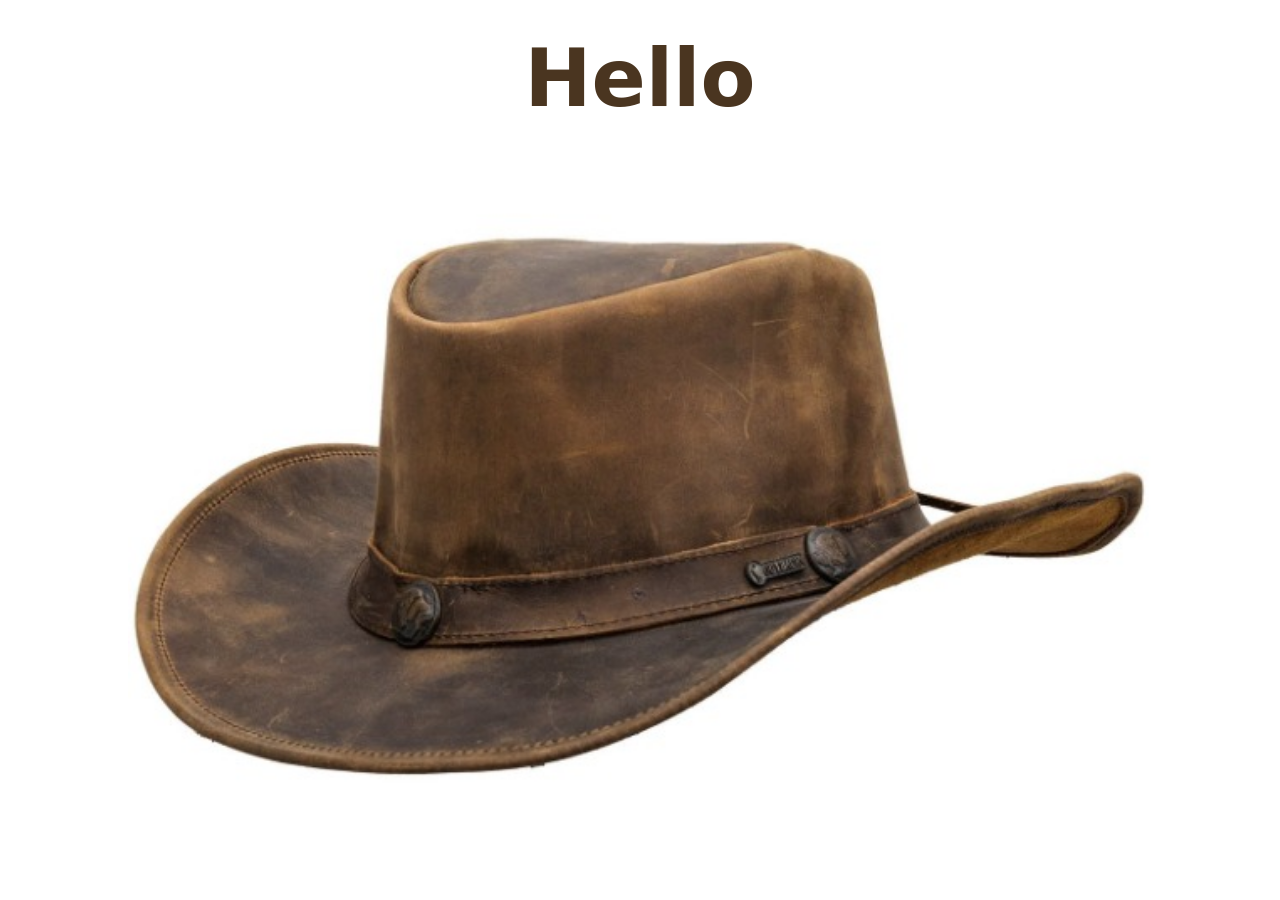
<file: index.html>
<!DOCTYPE html>
<html lang="en">
<head>
  <meta charset="UTF-8">
  <meta name="viewport" content="width=device-width, initial-scale=1.0">
  <title>Hello</title>
  <style>
    html, body {
      margin: 0;
      min-height: 100%;
    }

    body {
      min-height: 100vh;
      background-color: #fff;
      font-family: system-ui, -apple-system, "Segoe UI", Roboto, sans-serif;
      color: #4a3520;
    }

    .background {
      position: fixed;
      inset: 0;
      width: 100%;
      height: 100%;
      object-fit: contain;
      z-index: -1;
    }

    h1 {
      position: relative;
      margin: 0;
      padding: 2rem 1rem;
      text-align: center;
      font-size: clamp(2.5rem, 8vw, 5rem);
      text-shadow: 0 1px 4px rgba(255, 255, 255, 0.8);
    }
  </style>
</head>
<body>
  <img class="background" src="test-image.jpg?v=2" alt="">
  <h1>Hello</h1>
</body>
</html>
</file>
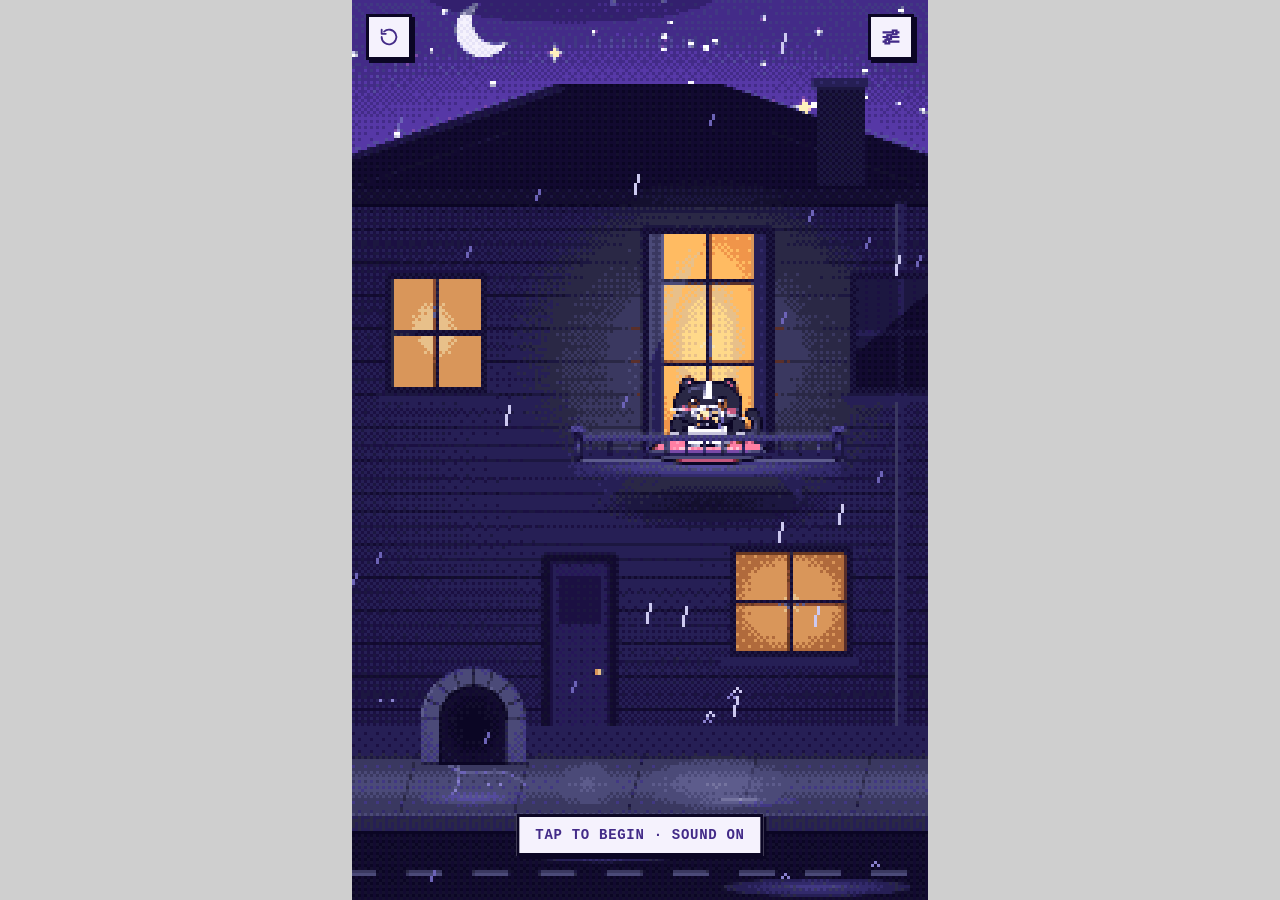
<file: docs/index.html>
<!doctype html>
<html lang="en">
<head>
  <meta charset="utf-8">
  <meta name="viewport" content="width=device-width,initial-scale=1,viewport-fit=cover">
  <title>Mouse Messenger</title>
  <link rel="icon" href="data:image/svg+xml,%3Csvg xmlns=%27http://www.w3.org/2000/svg%27 viewBox=%270 0 32 32%27%3E%3Crect x=%274%27 y=%278%27 width=%2724%27 height=%2716%27 rx=%272%27 fill=%27%23eee%27 stroke=%27%23555%27 stroke-width=%272%27/%3E%3Cpath d=%27M5 9l11 8 11-8%27 fill=%27none%27 stroke=%27%23555%27 stroke-width=%272%27/%3E%3C/svg%3E">
  <link rel="stylesheet" href="css/style.css">
</head>
<body>
  <!-- Shared art: the one love letter that persists through every scene -->
  <svg width="0" height="0" style="position:absolute" aria-hidden="true">
    <defs>
      <!-- 160 x 110 box, centre (80,55) -->
      <g id="letterArt" stroke-linejoin="round" stroke-linecap="round">
        <rect x="10" y="10" width="140" height="90" rx="6" fill="#fff1bd" stroke="#0c0818" stroke-width="3"/>
        <path d="M12 98 L64 56 M148 98 L96 56" fill="none" stroke="#c9a56a" stroke-width="2.4"/>
        <path d="M11 14 L80 66 L149 14" fill="none" stroke="#0c0818" stroke-width="2.6"/>
        <!-- pink/red heart seal on the flap -->
        <path d="M80 80 C 58 66 62 48 80 58 C 98 48 102 66 80 80 Z" fill="#e5475c" stroke="#0c0818" stroke-width="2.6"/>
        <path d="M70 58 q4 -3 7 1" fill="none" stroke="#ffc4d6" stroke-width="2.4"/>
        <!-- cheese stamp with a perforated edge -->
        <rect x="104" y="17" width="40" height="36" fill="#fff" stroke="#0c0818" stroke-width="2.4" stroke-dasharray="3 2.4"/>
        <rect x="109" y="22" width="30" height="26" fill="#ffd98a"/>
        <path d="M113 42 L135 42 L129 28 Z" fill="#fff1bd" stroke="#0c0818" stroke-width="2"/>
        <rect x="113" y="42" width="22" height="7" fill="#f4d35e" stroke="#0c0818" stroke-width="2"/>
        <circle cx="119" cy="45.5" r="1.7" fill="#c46a38"/><circle cx="128" cy="46" r="1.9" fill="#c46a38"/><circle cx="125" cy="35.5" r="1.5" fill="#c46a38"/>
        <!-- paw print -->
        <ellipse cx="36" cy="84" rx="9.5" ry="7.6" fill="#e0708f" stroke="#0c0818" stroke-width="2"/>
        <ellipse cx="22" cy="72" rx="3.8" ry="4.6" fill="#e0708f" stroke="#0c0818" stroke-width="1.8" transform="rotate(-24 22 72)"/>
        <ellipse cx="31" cy="66" rx="3.8" ry="4.8" fill="#e0708f" stroke="#0c0818" stroke-width="1.8" transform="rotate(-8 31 66)"/>
        <ellipse cx="42" cy="66" rx="3.8" ry="4.8" fill="#e0708f" stroke="#0c0818" stroke-width="1.8" transform="rotate(8 42 66)"/>
        <ellipse cx="51" cy="72" rx="3.8" ry="4.6" fill="#e0708f" stroke="#0c0818" stroke-width="1.8" transform="rotate(24 51 72)"/>
        <path d="M28 28 q5 -4 10 0 t10 0 t10 0" fill="none" stroke="#c9a56a" stroke-width="2.2"/>
      </g>
    </defs>
  </svg>

  <main id="stage" aria-label="A mouse carries a love letter from one cat to another">
    <div id="title" aria-live="polite"><span></span></div>
    <button id="reset" type="button" aria-label="Restart from the beginning">
      <svg viewBox="0 0 24 24" width="22" height="22" fill="none" stroke="currentColor" stroke-width="2" stroke-linecap="round" stroke-linejoin="round" aria-hidden="true"><path d="M4 12a8 8 0 1 0 2.6-5.9"/><path d="M4 4v4.5h4.5"/></svg>
    </button>
    <button id="replay" type="button">Play again</button>
    <button id="tweakBtn" type="button" aria-label="Open the tool panel" aria-expanded="false">
      <svg viewBox="0 0 24 24" width="22" height="22" fill="none" stroke="currentColor" stroke-width="2.4" stroke-linecap="square" aria-hidden="true"><path d="M4 7h10M18 7h2M4 17h2M10 17h10M4 12h4M12 12h8"/><rect x="14" y="5" width="4" height="4"/><rect x="6" y="15" width="4" height="4"/><rect x="8" y="10" width="4" height="4"/></svg>
    </button>
    <aside id="tweaks" class="" aria-label="Tool panel" aria-hidden="true">
      <header><span>Tool panel</span><button id="tweakClose" type="button" aria-label="Close the tool panel">&times;</button></header>
      <div class="tabs" role="tablist"></div>
      <div class="rows"></div>
      <footer>
        <div class="frow"><button id="tweakReset" type="button">Reset all</button><button id="tweakShare" type="button">Copy share link</button><button id="tweakPaste" type="button">Paste code</button></div>
        <div class="frow" id="tweakCodeRow" hidden><input id="tweakCode" type="text" autocomplete="off" spellcheck="false" placeholder="Paste a settings code or link"><button id="tweakApply" type="button">Apply</button></div>
        <span id="tweakMsg">Changes apply right away and are saved on this device. The share link carries them to any other device.</span>
      </footer>
    </aside>
    <div id="iris"></div>
  </main>

  <script src="js/defaults.js?v=19"></script>
  <script src="js/core.js?v=19"></script>
  <script src="js/fx.js?v=19"></script>
  <script src="js/pixel.js?v=19"></script>
  <script src="js/art.js?v=19"></script>
  <script src="js/scene-intro.js?v=19"></script>
  <script src="js/scene-route.js?v=19"></script>
  <script src="js/scene-fling.js?v=19"></script>
  <script src="js/main.js?v=19"></script>
</body>
</html>
</file>
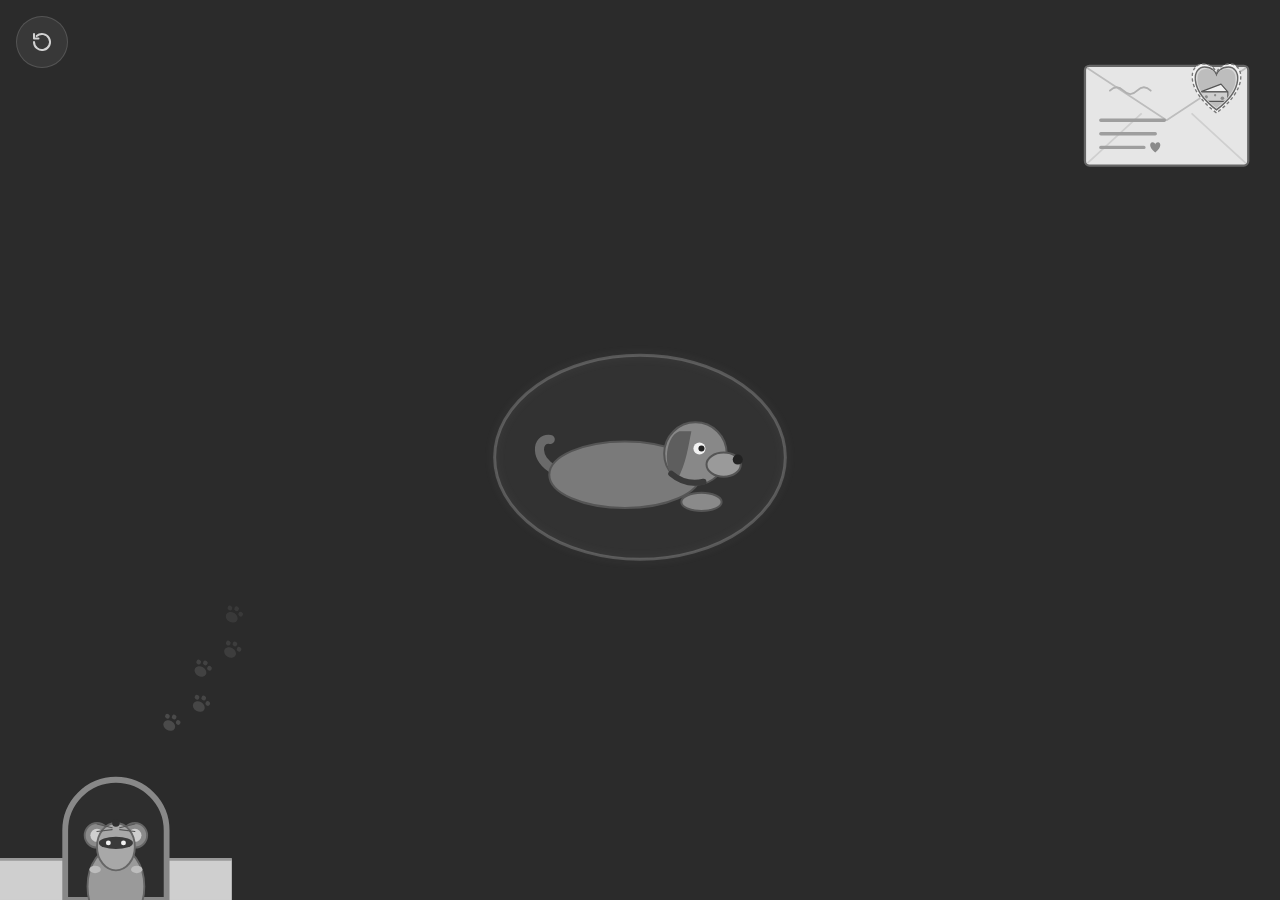
<file: studies/01-trace-the-sneak-route/index.html>
<!doctype html><html><head><meta charset=utf8><meta name=viewport content="width=device-width,initial-scale=1,viewport-fit=cover"><style>:root{color-scheme:light;box-sizing:border-box;padding-top:env(safe-area-inset-top,0px);padding-bottom:env(safe-area-inset-bottom,0px)}html{scroll-padding-top:env(safe-area-inset-top,0px)}body{margin:0;padding:0;font:14px -apple-system,BlinkMacSystemFont,sans-serif;background:#fff;color:#000}img{max-width:100%}[hidden]:not([hidden=until-found i]){display:none!important}</style></head><body>
<title>Trace the Sneak Route</title>
<style>
/* Layout: full-bleed portrait floor. Hole bottom-left, dog in the middle, cheese top-right, one canvas for ring + trail. */
:root{
  --floor:#2b2b2b;
  --ring:200,200,200;
  --trail:234,234,234;
  --btn:#383838;
  --btn-edge:rgba(255,255,255,.14);
  --btn-ink:#d2d2d2;
  color-scheme:dark;
}
html,body{height:100%;margin:0;padding:0;background:var(--floor);overflow:hidden;overscroll-behavior:none;touch-action:none}
#stage{position:relative;width:100%;height:100%;overflow:hidden;touch-action:none;user-select:none;-webkit-user-select:none;-webkit-touch-callout:none;-webkit-tap-highlight-color:transparent;--g:0;background:var(--floor)}
.actor{position:absolute;left:0;top:0;pointer-events:none}
.actor svg{display:block;width:100%;height:100%;overflow:visible}
#cv{position:absolute;left:0;top:0;pointer-events:none}

/* cheese */
#cheese{transform-origin:50% 90%}
#cheese .pulse{width:100%;height:100%;animation:cpulse 2.6s ease-in-out infinite;transform-origin:50% 90%}
#cheese.calm .pulse{animation:none}
#cheese svg{filter:brightness(var(--b,1))}
#cheese svg.wiggle{animation:wiggle .7s ease-in-out;transform-origin:50% 90%}
#cheeseGlow{border-radius:50%;background:radial-gradient(closest-side,rgba(255,255,255,.95),rgba(255,255,255,.38) 48%,rgba(255,255,255,0));opacity:calc(.08 + var(--g) * .8)}
@keyframes cpulse{0%,100%{transform:scale(1)}50%{transform:scale(1.045)}}
@keyframes wiggle{0%,100%{transform:rotate(0)}18%{transform:rotate(-8deg)}38%{transform:rotate(7deg)}58%{transform:rotate(-5deg)}78%{transform:rotate(3deg)}}

/* dog */
.breathe{width:100%;height:100%;transform-origin:50% 90%;animation:breathe 5s ease-in-out infinite}
.flip{width:100%;height:100%;transform-origin:50% 90%}
#dogsvg #eye-closed{opacity:0}
#dogsvg #eye-open{opacity:1}
.snortwrap{width:100%;height:100%;transform-origin:50% 90%}
.snortwrap.snort{animation:snort .6s ease-out}
@keyframes breathe{0%,100%{transform:scale(1,1)}50%{transform:scale(1.012,1.035)}}
@keyframes snort{0%{transform:scale(1)}18%{transform:scale(1.05,1.07) translateY(-2px)}40%{transform:scale(.99,.98)}100%{transform:scale(1)}}
.dear{transform-origin:154px 54px}
.twitch .dear,.snort .dear{animation:twitch .55s ease-in-out}
@keyframes twitch{0%,100%{transform:rotate(0)}20%{transform:rotate(-12deg)}45%{transform:rotate(3deg)}65%{transform:rotate(-8deg)}}
.puff{opacity:0;transform-origin:center}
.snort .puff{animation:puff .6s ease-out}
.snort .puff.p2{animation-delay:.08s}
@keyframes puff{0%{opacity:.7;transform:translate(0,0) scale(.5)}100%{opacity:0;transform:translate(22px,-6px) scale(2)}}

/* mouse */
#mbody{width:100%;height:100%;transform-origin:50% 100%}
#mbody.idle{animation:hop 4.4s ease-in-out infinite}
@keyframes hop{0%,60%,100%{transform:translateY(0) scale(1)}66%{transform:translateY(2px) scale(1.04,.94)}75%{transform:translateY(-9px) scale(.98,1.04)}86%{transform:translateY(0) scale(1.03,.96)}92%{transform:translateY(0) scale(1)}}
.ear{transition:transform .18s ease-out}
.earL{transform-origin:40px 42px}
.earR{transform-origin:80px 42px}
.crouch .earL{transform:translate(-3px,9px) rotate(-40deg) scaleY(.55)}
.crouch .earR{transform:translate(3px,9px) rotate(40deg) scaleY(.55)}
.nosegrp{transform-origin:60px 24px;animation:twitchnose 2.9s ease-in-out infinite}
.crouch .nosegrp{animation:none}
@keyframes twitchnose{0%,40%,100%{transform:scale(1)}44%{transform:scale(1.2,1.1) translateY(-1px)}48%{transform:scale(1)}52%{transform:scale(1.14,1.06) rotate(2deg)}58%{transform:scale(1)}}

/* reset */
#reset{position:absolute;left:16px;top:16px;width:52px;height:52px;border-radius:50%;border:1px solid var(--btn-edge);background:var(--btn);color:var(--btn-ink);display:grid;place-items:center;padding:0;cursor:pointer;touch-action:manipulation;z-index:10}
#reset svg{width:24px;height:24px;display:block}
#reset:active{transform:scale(.94)}
#reset:focus-visible{outline:2px solid #fff;outline-offset:3px}

@media (prefers-reduced-motion:reduce){
  .breathe,#cheese .pulse,#mbody.idle,.nosegrp{animation-duration:12s}
}
</style>

<div id="stage">
  <div id="hole" class="actor">
    <svg xmlns="http://www.w3.org/2000/svg" viewBox="0 0 160 120">
      <rect x="0" y="92" width="160" height="28" fill="#cfcfcf"/>
      <line x1="0" y1="92" x2="160" y2="92" stroke="#999" stroke-width="2"/>
      <path d="M45 120 V72 A35 35 0 0 1 115 72 V120 Z" fill="#2e2e2e" stroke="#888" stroke-width="4" stroke-linejoin="round"/>
    </svg>
  </div>

  <canvas id="cv"></canvas>

  <div id="dog" class="actor">
    <div class="flip" id="flip"><div class="snortwrap" id="snortwrap"><div class="breathe">
      <svg xmlns="http://www.w3.org/2000/svg" viewBox="0 0 230 145" id="dogsvg">
        <path d="M30 92 C 10 82, 12 60, 26 62" fill="none" stroke="#6a6a6a" stroke-width="9" stroke-linecap="round"/>
        <ellipse cx="100" cy="97" rx="75" ry="33" fill="#7a7a7a" stroke="#555" stroke-width="2"/>
        <ellipse cx="176" cy="124" rx="20" ry="9" fill="#8a8a8a" stroke="#555" stroke-width="2"/>
        <circle cx="170" cy="76" r="31" fill="#888" stroke="#555" stroke-width="2"/>
        <ellipse cx="198" cy="87" rx="17" ry="12" fill="#9a9a9a" stroke="#555" stroke-width="2"/>
        <circle cx="212" cy="82" r="5" fill="#222"/>
        <g class="dear"><path d="M154 54 C 138 60, 138 97, 152 102 C 161 86, 163 68, 166 54 Z" fill="#5e5e5e"/></g>
        <path d="M146 96 Q 160 108 178 104" fill="none" stroke="#3a3a3a" stroke-width="6" stroke-linecap="round"/>
        <path id="eye-closed" d="M168 72 q6 5 12 0" fill="none" stroke="#222" stroke-width="3" stroke-linecap="round"/>
        <g id="eye-open" opacity="0">
          <circle cx="174" cy="71" r="6" fill="#f2f2f2"/>
          <circle cx="176" cy="71" r="3" fill="#222"/>
        </g>
        <circle class="puff p1" cx="218" cy="84" r="4" fill="#d6d6d6"/>
        <circle class="puff p2" cx="216" cy="90" r="3" fill="#d6d6d6"/>
      </svg>
    </div></div></div>
  </div>

  <div id="cheeseGlow" class="actor"></div>
  <div id="cheese" class="actor">
    <div class="pulse">
      <svg xmlns="http://www.w3.org/2000/svg" viewBox="0 0 160 115" id="cheesesvg">
        <defs><clipPath id="stampclip"><path d="M0 .9 C-1.2 0 -1 -.9 -.5 -.9 C-.2 -.9 0 -.7 0 -.5 C0 -.7 .2 -.9 .5 -.9 C1 -.9 1.2 0 0 .9Z" transform="translate(124 38) scale(19)"/></clipPath></defs>
        <rect x="8" y="18" width="144" height="88" rx="4" fill="#e6e6e6" stroke="#666" stroke-width="2"/>
        <path d="M10 20 L80 66 L150 20" fill="none" stroke="#bdbdbd" stroke-width="1.5" stroke-linejoin="round"/>
        <path d="M10 104 L58 60 M150 104 L102 60" fill="none" stroke="#cfcfcf" stroke-width="1.5"/>
        <path d="M22 66 H78 M22 78 H70 M22 90 H60" stroke="#9e9e9e" stroke-width="3" stroke-linecap="round"/>
        <path d="M0 .9 C-1.2 0 -1 -.9 -.5 -.9 C-.2 -.9 0 -.7 0 -.5 C0 -.7 .2 -.9 .5 -.9 C1 -.9 1.2 0 0 .9Z" transform="translate(70 90) scale(5)" fill="#8a8a8a"/>
        <path d="M30 40 q6 -6 12 0 t12 0 t12 0" fill="none" stroke="#b0b0b0" stroke-width="1.6" stroke-linecap="round"/>
        <path d="M0 .9 C-1.2 0 -1 -.9 -.5 -.9 C-.2 -.9 0 -.7 0 -.5 C0 -.7 .2 -.9 .5 -.9 C1 -.9 1.2 0 0 .9Z" transform="translate(124 38) scale(24)" fill="#f4f4f4" stroke="#777" stroke-width=".05" stroke-dasharray=".12 .09"/>
        <path d="M0 .9 C-1.2 0 -1 -.9 -.5 -.9 C-.2 -.9 0 -.7 0 -.5 C0 -.7 .2 -.9 .5 -.9 C1 -.9 1.2 0 0 .9Z" transform="translate(124 38) scale(21)" fill="#d9d9d9" stroke="#666" stroke-width=".06"/>
        <g clip-path="url(#stampclip)">
          <rect x="95" y="15" width="58" height="48" fill="#bdbdbd"/>
          <g transform="translate(106 29) scale(.2)">
            <polygon points="20,60 140,60 110,26" fill="#f0f0f0" stroke="#555" stroke-width="5" stroke-linejoin="round"/>
            <rect x="20" y="60" width="120" height="42" rx="3" fill="#cfcfcf" stroke="#555" stroke-width="5"/>
            <circle cx="45" cy="82" r="7" fill="#8a8a8a"/><circle cx="84" cy="75" r="5" fill="#8a8a8a"/><circle cx="116" cy="88" r="8" fill="#8a8a8a"/>
          </g>
        </g>
      </svg>
    </div>
  </div>

  <div id="mouse" class="actor" style="z-index:5">
    <div id="mbody" class="idle">
      <svg xmlns="http://www.w3.org/2000/svg" viewBox="0 0 120 165">
        <path d="M60 126 C 62 145, 88 140, 80 160" fill="none" stroke="#777" stroke-width="4" stroke-linecap="round"/>
        <ellipse cx="60" cy="88" rx="30" ry="42" fill="#9a9a9a" stroke="#666" stroke-width="2"/>
        <g class="ear earL"><circle cx="40" cy="34" r="13" fill="#8a8a8a" stroke="#666" stroke-width="2"/><circle cx="40" cy="34" r="7" fill="#cfcfcf"/></g>
        <g class="ear earR"><circle cx="80" cy="34" r="13" fill="#8a8a8a" stroke="#666" stroke-width="2"/><circle cx="80" cy="34" r="7" fill="#cfcfcf"/></g>
        <ellipse cx="60" cy="46" rx="20" ry="25" fill="#a8a8a8" stroke="#666" stroke-width="2"/>
        <ellipse cx="60" cy="42" rx="18" ry="6.5" fill="#3a3a3a"/>
        <circle cx="52" cy="42" r="2.6" fill="#f2f2f2"/>
        <circle cx="68" cy="42" r="2.6" fill="#f2f2f2"/>
        <g class="nosegrp">
          <circle cx="60" cy="21" r="4" fill="#2e2e2e"/>
          <path d="M56 26 L40 22 M56 28 L40 30 M64 26 L80 22 M64 28 L80 30" stroke="#555" stroke-width="1.2" stroke-linecap="round"/>
        </g>
        <ellipse cx="38" cy="70" rx="6" ry="4" fill="#bdbdbd"/>
        <ellipse cx="82" cy="70" rx="6" ry="4" fill="#bdbdbd"/>
      </svg>
    </div>
  </div>

  <button id="reset" type="button" aria-label="Reset">
    <svg viewBox="0 0 24 24" fill="none" stroke="currentColor" stroke-width="2" stroke-linecap="round" stroke-linejoin="round"><path d="M4 12a8 8 0 1 0 2.6-5.9"/><path d="M4 4v4.5h4.5"/></svg>
  </button>
</div>

<script>
(() => {
  const $ = id => document.getElementById(id);
  const stage = $('stage'), cv = $('cv'), ctx = cv.getContext('2d');
  const el = { hole: $('hole'), dog: $('dog'), flip: $('flip'), glow: $('cheeseGlow'), cheese: $('cheese'), mouse: $('mouse'), mbody: $('mbody'), snortwrap: $('snortwrap'), dogsvg: $('dogsvg'), cheesesvg: $('cheesesvg') };

  const clamp = (v, a, b) => Math.min(b, Math.max(a, v));
  const lerp = (a, b, t) => a + (b - a) * t;
  const dist = (a, b) => Math.hypot(a.x - b.x, a.y - b.y);
  const ease = t => t < .5 ? 2 * t * t : 1 - Math.pow(-2 * t + 2, 2) / 2;
  const easeOut = t => 1 - Math.pow(1 - t, 3);
  const backOut = t => { const c = 1.7; return 1 + (c + 1) * Math.pow(t - 1, 3) + c * Math.pow(t - 1, 2); };

  /* ---------- audio + haptics ---------- */
  let ac = null, master = null, nbuf = null;
  function audioInit() {
    try {
      if (!ac) {
        const C = window.AudioContext || window.webkitAudioContext; if (!C) return;
        ac = new C(); master = ac.createGain(); master.gain.value = .8; master.connect(ac.destination);
        const len = ac.sampleRate; nbuf = ac.createBuffer(1, len, ac.sampleRate);
        const d = nbuf.getChannelData(0); for (let i = 0; i < len; i++) d[i] = Math.random() * 2 - 1;
      }
      if (ac.state === 'suspended') ac.resume();
    } catch (e) {}
  }
  const sfx = f => { try { if (ac) f(); } catch (e) {} };
  const vib = p => { try { navigator.vibrate && navigator.vibrate(p); } catch (e) {} };
  function tone(f0, dur, vol, f1, type, delay) {
    const t = ac.currentTime + (delay || 0), o = ac.createOscillator(), g = ac.createGain();
    o.type = type || 'sine'; o.frequency.setValueAtTime(f0, t);
    if (f1) o.frequency.exponentialRampToValueAtTime(f1, t + dur);
    g.gain.setValueAtTime(.0001, t); g.gain.exponentialRampToValueAtTime(vol, t + Math.min(.015, dur / 3)); g.gain.exponentialRampToValueAtTime(.0001, t + dur);
    o.connect(g); g.connect(master); o.start(t); o.stop(t + dur + .03);
  }
  function puff(dur, vol, type, f0, f1, q, delay) {
    const t = ac.currentTime + (delay || 0), s = ac.createBufferSource(), f = ac.createBiquadFilter(), g = ac.createGain();
    s.buffer = nbuf; s.playbackRate.value = .8 + Math.random() * .4;
    f.type = type; f.Q.value = q || 1; f.frequency.setValueAtTime(f0, t); f.frequency.exponentialRampToValueAtTime(f1 || f0, t + dur);
    g.gain.setValueAtTime(.0001, t); g.gain.exponentialRampToValueAtTime(vol, t + .008); g.gain.exponentialRampToValueAtTime(.0001, t + dur);
    s.connect(f); f.connect(g); g.connect(master); s.start(t, Math.random() * .4, dur + .05);
  }
  const S = {
    squeak: () => sfx(() => { tone(1900, .08, .04, 2700); tone(2300, .06, .025, 3000, 'sine', .07); }),
    step: () => sfx(() => puff(.05, .05 * (.7 + Math.random() * .6), 'lowpass', 900 + Math.random() * 300, 500, .7)),
    pat: () => sfx(() => puff(.03, .022, 'bandpass', 2400, 1800, 1.5)),
    warn: () => sfx(() => tone(120, .16, .04, 90, 'triangle')),
    snap: () => sfx(() => tone(740, .09, .04, 1100)),
    crumble: () => sfx(() => puff(.35, .06, 'lowpass', 3200, 250, .8)),
    scurry: () => sfx(() => { for (let i = 0; i < 7; i++) puff(.03, .045, 'bandpass', 2000, 1500, 1.2, i * .045); }),
    snort: () => sfx(() => { puff(.24, .08, 'bandpass', 600, 220, .9); tone(95, .2, .025, 70, 'sawtooth'); }),
    bark: () => sfx(() => { tone(260, .09, .06, 170, 'sawtooth'); tone(240, .1, .05, 150, 'sawtooth', .13); puff(.2, .05, 'lowpass', 900, 300, .8); }),
    hug: () => sfx(() => tone(300, .2, .03, 260)),
    chime: () => sfx(() => { tone(659, .35, .035, 0, 'sine', 0); tone(880, .35, .03, 0, 'sine', .1); tone(1318, .4, .022, 0, 'sine', .2); })
  };

  /* ---------- layout ---------- */
  let L = {}, dpr = 1, prints = [];
  const D = { x: 0, y: 0, tx: 0, ty: 0, v: 0, pause: 1, dir: 1, dirS: 1, phase: 0, lastAlert: 0 };
  function mpos(x, y) { el.mouse.style.transform = `translate(${x - L.mw / 2}px,${y - .545 * L.mh}px)`; }
  function cheeseT(dx = 0, dy = 0, sx = 1, sy = 1, rot = 0) {
    el.cheese.style.transform = `translate(${L.cheese.cx - L.cw / 2 + dx}px,${L.cheese.cy - L.ch / 2 + dy}px) rotate(${rot}deg) scale(${sx},${sy})`;
  }
  function layout() {
    const r = stage.getBoundingClientRect(), W = r.width, H = r.height;
    dpr = Math.min(window.devicePixelRatio || 1, 2);
    cv.width = Math.round(W * dpr); cv.height = Math.round(H * dpr); cv.style.width = W + 'px'; cv.style.height = H + 'px';
    const u = Math.min(W, H * .56), k = u / 390;
    const holeW = u * .46, holeH = holeW * .75, archW = holeW * 70 / 160;
    const mw = archW * 1.12, mh = mw * 165 / 120;
    const dw = u * .46, dh = dw * 145 / 230, cw = u * .36, ch = cw * 115 / 160;
    L = { W, H, u, k, holeW, holeH, mw, mh, dw, dh, cw, ch, cx0: holeW / 2 };
    L.peek = { x: L.cx0, y: H - .075 * mh };
    L.P0 = { x: L.cx0, y: H - .56 * mh };
    L.rx = dw / 2 + u * .055; L.ry = dh / 2 + u * .055;
    const cm = Math.max(16, u * .045);
    L.cheese = { cx: W - cm - cw / 2, cy: Math.max(34, u * .09) + ch / 2 };
    L.T = { x: L.cheese.cx, y: L.cheese.cy + ch * .5 };
    L.band = { x0: Math.min(W / 2, L.rx + 4), x1: Math.max(W / 2, W - L.rx - 4), y0: H * .33, y1: H * .62 };
    const sz = (e, w, h, x, y) => { e.style.width = w + 'px'; e.style.height = h + 'px'; e.style.transform = `translate(${x}px,${y}px)`; };
    sz(el.hole, holeW, holeH, 0, H - holeH);
    el.dog.style.width = dw + 'px'; el.dog.style.height = dh + 'px';
    const gs = cw * 2.2; sz(el.glow, gs, gs, L.cheese.cx - gs / 2, L.cheese.cy - gs / 2);
    el.cheese.style.width = cw + 'px'; el.cheese.style.height = ch + 'px';
    el.mouse.style.width = mw + 'px'; el.mouse.style.height = mh + 'px';
    prints = [];
    const base = { x: L.cx0 + holeW * .26, y: H - holeH * .98 };
    const dx = .5, dy = -.866, step = u * .062, side = u * .016;
    for (let i = 0; i < 5; i++) {
      const s = i % 2 ? 1 : -1;
      prints.push({ x: base.x + dx * i * step - dy * s * side, y: base.y + dy * i * step + dx * s * side, a: Math.atan2(dy, dx), r: u * .013, al: 1 - i * .13 });
    }
  }

  /* ---------- state ---------- */
  let st = 'play';               // play | fin | done | home
  let mode = 'hole';             // hole | out
  let route = [], sM = 0, walkEnabled = false, final = false;
  let dots = [], crumbs = [];
  let pressed = false, strokeActive = false, strokeStart = 0, pressCrouch = false;
  let warn = false, flare = 0, g = 0, gT = 0, printsA = 1, printsT = 1, crouchAmt = 0;
  let sp = 0, lastDot = null, lastRaw = null, lastT = 0, dist0 = 1, lastPat = 0, lastWarn = 0;
  let tw = [], timers = [], fin = null, wk = { phase: 0, step: 0, near: 1 };
  let emerged = false;
  const FAIL = .9, CAUGHT = .8;
  const later = (fn, ms) => { const id = setTimeout(fn, ms); timers.push(id); return id; };
  const tween = (dur, fn, done) => tw.push({ t0: performance.now(), dur, fn, done });
  const dogC = () => ({ x: D.x, y: D.y + L.dh * .05 });
  const dogD = q => { const c = dogC(); return Math.hypot((q.x - c.x) / L.rx, (q.y - c.y) / L.ry); };
  const inCheese = q => Math.abs(q.x - L.cheese.cx) < L.cw / 2 + 12 && Math.abs(q.y - L.cheese.cy) < L.ch / 2 + 12;
  const local = e => { const r = stage.getBoundingClientRect(); return { x: e.clientX - r.left, y: e.clientY - r.top }; };
  const restart = (elm, cls) => { elm.classList.remove(cls); void elm.getBoundingClientRect(); elm.classList.add(cls); };

  /* ---------- route helpers ---------- */
  const total = () => route.length ? route[route.length - 1].s : 0;
  function pushPt(x, y) {
    const n = route.length, s = n ? route[n - 1].s + Math.hypot(x - route[n - 1].x, y - route[n - 1].y) : 0;
    route.push({ x, y, s }); return s;
  }
  function posAt(s) {
    const n = route.length; if (!n) return { ...L.peek }; if (n === 1) return route[0];
    s = clamp(s, 0, total());
    let lo = 0, hi = n - 1; while (hi - lo > 1) { const m = (lo + hi) >> 1; if (route[m].s <= s) lo = m; else hi = m; }
    const a = route[lo], b = route[hi], f = b.s > a.s ? (s - a.s) / (b.s - a.s) : 0;
    return { x: lerp(a.x, b.x, f), y: lerp(a.y, b.y, f) };
  }
  function smoothPos(s) {
    if (s >= total() - .5) return posAt(total());
    let x = 0, y = 0; for (const o of [-9, -4.5, 0, 4.5, 9]) { const p = posAt(s + o * L.k); x += p.x; y += p.y; }
    return { x: x / 5, y: y / 5 };
  }
  function addCrumb(d) { crumbs.push({ x: d.x, y: d.y, vx: (Math.random() - .5) * 70, vy: -25 + Math.random() * 30, t0: performance.now() + Math.random() * 280, r: d.r || 2.4 }); }
  function truncate(sCut, quiet) {
    sCut = Math.max(sCut, sM);
    const keep = []; let any = false;
    for (const d of dots) { if (d.s > sCut) { any = true; if (!quiet) addCrumb(d); } else keep.push(d); }
    dots = keep;
    const p = posAt(sCut);
    while (route.length && route[route.length - 1].s > sCut) route.pop();
    route.push({ x: p.x, y: p.y, s: sCut });
    lastDot = { x: p.x, y: p.y }; final = false;
    if (any && !quiet) S.crumble();
    // nothing has left the hole yet: go back to the empty start
    if (!emerged && sM < 1 && total() < L.mh * .6 + 2) { route = []; dots = []; sM = 0; printsT = 1; }
  }
  function endPoint() { return route.length ? route[route.length - 1] : L.P0; }

  /* ---------- dog ---------- */
  function pickTarget() {
    const b = L.band; let tx, ty;
    if (Math.random() < .5) { const E = emerged || route.length ? endPoint() : L.P0, f = .25 + Math.random() * .45; tx = lerp(E.x, L.cheese.cx, f); ty = lerp(E.y, L.cheese.cy, f); }
    else { tx = lerp(b.x0, b.x1, Math.random()); ty = lerp(b.y0, b.y1, Math.random()); }
    D.tx = clamp(tx, b.x0, b.x1); D.ty = clamp(ty, b.y0, b.y1);
    if (Math.hypot(D.tx - D.x, D.ty - D.y) < L.u * .18) { D.tx = clamp(L.W - D.x, b.x0, b.x1); D.ty = lerp(b.y0, b.y1, Math.random()); }
  }
  function updateDog(dt) {
    const k = L.k;
    if (D.pause > 0) { D.pause -= dt; D.v = lerp(D.v, 0, Math.min(1, dt * 6)); }
    else {
      const dx = D.tx - D.x, dy = D.ty - D.y, d = Math.hypot(dx, dy);
      if (d < 6 * k) { D.pause = .4 + Math.random() * .9; pickTarget(); }
      else {
        D.v = lerp(D.v, 54 * k, Math.min(1, dt * 3));
        D.x += dx / d * D.v * dt; D.y += dy / d * D.v * dt;
        if (Math.abs(dx) > 5) D.dir = dx > 0 ? 1 : -1;
      }
    }
    D.phase += D.v * dt / (24 * k);
    D.dirS = lerp(D.dirS, D.dir, Math.min(1, dt * 7));
    const lift = Math.abs(Math.sin(Math.PI * D.phase)) * Math.min(1, D.v / (30 * k)), sway = Math.sin(Math.PI * D.phase) * 1.8 * Math.min(1, D.v / (30 * k));
    el.dog.style.transform = `translate(${D.x - L.dw / 2}px,${D.y - L.dh / 2}px)`;
    el.flip.style.transform = `scaleX(${D.dirS}) translateY(${-lift * 2.6 * k}px) rotate(${sway}deg)`;
  }
  function dogAlert(bark) {
    const now = performance.now(); if (now - D.lastAlert < 700) return; D.lastAlert = now;
    restart(el.snortwrap, 'snort'); bark ? S.bark() : S.snort(); vib(bark ? [20, 40, 20] : 14);
    D.pause = bark ? 1.3 : .9;
  }

  /* ---------- input ---------- */
  stage.addEventListener('pointerdown', e => {
    if (e.target.closest('#reset')) return;
    audioInit();
    if (st !== 'play' || final || pressed) return;
    const p = local(e);
    let ok;
    if (!route.length) ok = p.x < L.holeW + 18 && p.y > L.H - L.holeH - L.mh * .6;
    else ok = dist(p, endPoint()) < Math.max(L.mw * 1.1, 58 * L.k);
    if (!ok) return;
    if (!route.length) {
      pushPt(L.peek.x, L.peek.y); pushPt(L.P0.x, L.P0.y);
      dots = [{ x: L.P0.x, y: L.P0.y, s: total(), r: 2.4 }]; lastDot = { ...L.P0 }; printsT = 0; dist0 = Math.max(1, dist(L.P0, L.cheese));
    }
    strokeStart = total(); strokeActive = true; pressed = true; sp = 0; lastRaw = p; lastT = e.timeStamp;
    pressCrouch = mode === 'hole' || total() - sM < 2;
    if (pressCrouch) { S.squeak(); vib(10); } else S.pat();
    try { stage.setPointerCapture(e.pointerId); } catch (_) {}
    addPoint(p); e.preventDefault();
  });
  stage.addEventListener('pointermove', e => {
    if (!pressed) return;
    const evs = e.getCoalescedEvents ? e.getCoalescedEvents() : [e];
    for (const ev of (evs.length ? evs : [e])) {
      const p = local(ev), dt = Math.max(1, ev.timeStamp - lastT);
      sp = lerp(sp, dist(p, lastRaw) / dt, .3); lastRaw = p; lastT = ev.timeStamp;
      addPoint(p);
    }
    e.preventDefault();
  });
  const up = () => {
    if (!pressed) return;
    pressed = false;
    if (strokeActive) {
      strokeActive = false;
      if (total() - strokeStart < 18) truncate(strokeStart, true);
      else walkEnabled = true;
    }
  };
  stage.addEventListener('pointerup', up);
  stage.addEventListener('pointercancel', up);
  $('reset').addEventListener('click', () => reset());

  function addPoint(p) {
    if (!strokeActive) return;
    gT = Math.pow(clamp(1 - dist(p, L.cheese) / dist0, 0, 1), 1.6);
    const last = route[route.length - 1], dx = p.x - last.x, dy = p.y - last.y, dd = Math.hypot(dx, dy);
    if (dd < 1.5) return;
    const n = Math.ceil(dd / 4);
    for (let i = 1; i <= n; i++) {
      const q = { x: last.x + dx * i / n, y: last.y + dy * i / n };
      if (dogD(q) < FAIL) { strokeFail(); return; }
      if (inCheese(q)) { snap(); return; }
      pushPt(q.x, q.y); maybeDot(q);
    }
  }
  function maybeDot(q) {
    const jag = dogD(q) < 1;
    const spacing = jag ? 5 : lerp(5, 17, clamp(sp / .9, 0, 1));
    if (dist(q, lastDot) < spacing) return;
    dots.push({ x: q.x, y: q.y, s: total(), r: 2.2 + Math.random() * .5, jx: (Math.random() - .5) * 11, jy: (Math.random() - .5) * 11 });
    lastDot = q;
    const now = performance.now(); if (now - lastPat > 110) { lastPat = now; S.pat(); }
  }
  function strokeFail() {
    strokeActive = false; truncate(strokeStart); dogAlert(false); vib([16, 40, 16]);
  }
  function snap() {
    strokeActive = false; gT = 1; walkEnabled = true;
    const last = route[route.length - 1], T = L.T, n = Math.max(1, Math.ceil(dist(last, T) / 5));
    for (let i = 1; i <= n; i++) { const x = lerp(last.x, T.x, i / n), y = lerp(last.y, T.y, i / n); pushPt(x, y); dots.push({ x, y, s: total(), r: 2.4, jx: 0, jy: 0 }); }
    final = true; restart(el.cheesesvg, 'wiggle'); S.snap(); vib([10, 30, 10]);
  }

  /* ---------- mouse ---------- */
  function updateMouse(dt, now) {
    const k = L.k;
    let moving = walkEnabled && route.length > 1 && total() - sM > .5;
    let pos;
    if (moving) {
      const w = wk;
      const probe = smoothPos(sM);
      w.near = lerp(w.near, dogD(probe) < 1.35 ? .55 : 1, Math.min(1, dt * 6));
      w.phase += dt * 7 * w.near;
      const pulse = .3 + .7 * (.5 - .5 * Math.cos(2 * Math.PI * w.phase));
      const edge = Math.min(1, sM / (36 * k) + .25, (total() - sM) / (46 * k) + .25);
      sM = Math.min(total(), sM + 140 * k * w.near * pulse * edge * dt);
      const fl = Math.floor(w.phase); if (fl !== w.step) { w.step = fl; S.step(); }
      mode = 'out'; if (sM > L.mh * .3) emerged = true;
    }
    pos = mode === 'hole' ? L.peek : smoothPos(sM);
    const scared = mode === 'out' && dogD(pos) < 1.25;
    const target = (pressed && pressCrouch) ? 1 : scared ? .65 : 0;
    crouchAmt = lerp(crouchAmt, target, Math.min(1, dt * 12));
    el.mouse.classList.toggle('crouch', target > .4);
    mpos(pos.x, pos.y);
    const holeIdle = mode === 'hole' && crouchAmt < .02;
    if (holeIdle) { if (!el.mbody.classList.contains('idle')) { el.mbody.classList.add('idle'); } el.mbody.style.transform = ''; return pos; }
    el.mbody.classList.remove('idle');
    let ty = 0, rot = 0, sx = 1, sy = 1;
    if (moving) {
      const w = wk, lift = Math.abs(Math.sin(Math.PI * w.phase)), sway = Math.sin(Math.PI * w.phase) * 2.6;
      const a = posAt(sM - 8 * k), b = posAt(sM + 8 * k), tx = (b.x - a.x) / (Math.hypot(b.x - a.x, b.y - a.y) || 1);
      ty = -lift * 2.6 * k; rot = sway + tx * 3; sx = 1.03 - .03 * lift; sy = .93 + .05 * lift;
    } else { const br = Math.sin(now / 1000 * 2.2); sy = .97 + .012 * br; sx = 1.01 - .006 * br; }
    ty += crouchAmt * 9; sx *= 1 + .08 * crouchAmt; sy *= 1 - .22 * crouchAmt;
    el.mbody.style.transform = `translateY(${ty}px) rotate(${rot}deg) scale(${sx},${sy})`;
    return pos;
  }

  /* ---------- rules that tie dog and mouse together ---------- */
  function dogRules() {
    if (st !== 'play') { warn = false; return; }
    const mp = mode === 'out' ? smoothPos(sM) : null;
    if (mp && dogD(mp) < CAUGHT) { caught(mp); return; }
    // trail ahead of the mouse
    let minD = 9, cut = -1;
    for (let i = 0; i < route.length; i++) {
      const q = route[i]; if (q.s <= sM + 1) continue;
      const d = dogD(q); if (d < minD) minD = d;
      if (d < FAIL && cut < 0) { cut = q.s - 6 * L.k; break; }
    }
    if (cut >= 0) { strokeActive = false; truncate(cut); dogAlert(false); vib([16, 40, 16]); minD = 1.01; }
    const w = minD < 1 || (mp && dogD(mp) < 1);
    if (w && !warn) { const now = performance.now(); if (now - lastWarn > 600) { lastWarn = now; restart(el.dogsvg, 'twitch'); S.warn(); vib(8); } }
    warn = !!w;
  }
  function caught(from) {
    st = 'home'; warn = false; strokeActive = false; final = false;
    dots.forEach(addCrumb); dots = []; route = []; walkEnabled = false; S.crumble();
    dogAlert(true); D.pause = 1.4; gT = 0;
    el.mouse.classList.add('crouch'); S.scurry();
    const home = { x: L.peek.x, y: L.peek.y + L.mh * .95 }, from0 = { ...from }, dur = Math.max(380, dist(from0, home) / (520 * L.k) * 1000);
    tween(dur, p => {
      const e = p * p; mpos(lerp(from0.x, home.x, e), lerp(from0.y, home.y, e));
      el.mbody.style.transform = `translateY(${(1 - p) * 6}px) rotate(${Math.sin(p * 40) * 3}deg) scale(1.03,.92)`;
    }, () => {
      later(() => {
        el.mouse.classList.remove('crouch'); sM = 0; mode = 'hole'; emerged = false; wk.phase = 0;
        tween(650, p => mpos(L.peek.x, L.peek.y + (1 - easeOut(p)) * L.mh * .95), () => { st = 'play'; printsT = 1; });
      }, 700);
    });
  }

  /* ---------- finale ---------- */
  function finStep(now) {
    const t = now - fin.t0, k = L.k, T = L.T, lift = L.ch * .5;
    let msx = 1, msy = 1, my = 0, cdy = 0, cs = 1, csy = 1;
    if (t < 450) { const e = ease(t / 450); msx = 1 + .16 * e; msy = 1 - .1 * e; cs = 1 + .035 * e; csy = 1 - .05 * e; }
    else if (t < 1000) {
      if (!fin.lifted) { fin.lifted = true; S.chime(); vib([12, 40, 12]); el.cheese.classList.add('calm'); }
      const p = backOut(clamp((t - 450) / 550, 0, 1));
      cdy = -p * lift; cs = csy = 1 - .16 * p; msx = lerp(1.16, 1.0, p); msy = lerp(.9, 1.05, p);
    } else {
      const tb = clamp((t - 1000) / 850, 0, 1), b = Math.abs(Math.sin(Math.PI * 2 * tb)) * (1 - tb) * 20 * k;
      my = -b; cdy = -lift + my; cs = csy = .84;
      const near = b < 3; msx = near ? 1.05 : .98; msy = near ? .95 : 1.05;
      if (tb >= 1) { st = 'done'; msx = 1; msy = 1; my = 0; cdy = -lift; }
    }
    el.mouse.classList.remove('crouch');
    mpos(T.x, T.y + my); el.mbody.style.transform = `scale(${msx},${msy})`;
    cheeseT(0, cdy, cs, csy, 0);
  }

  /* ---------- reset ---------- */
  function reset() {
    timers.forEach(clearTimeout); timers = []; tw = []; fin = null;
    route = []; dots = []; crumbs = []; sM = 0; walkEnabled = false; final = false; emerged = false; mode = 'hole';
    pressed = false; strokeActive = false; warn = false; g = gT = 0; flare = 0; printsT = 1; crouchAmt = 0; wk = { phase: 0, step: 0, near: 1 };
    el.cheese.classList.remove('calm'); el.cheesesvg.classList.remove('wiggle');
    el.snortwrap.classList.remove('snort'); el.dogsvg.classList.remove('twitch');
    el.mouse.classList.remove('crouch'); el.mbody.style.transform = ''; el.mbody.classList.add('idle');
    mpos(L.peek.x, L.peek.y); cheeseT();
    D.x = L.W * .5; D.y = L.H * .5; D.pause = 1.2; D.v = 0; D.dir = 1; D.dirS = 1; pickTarget();
    st = 'play';
  }

  /* ---------- drawing ---------- */
  function paw(x, y, r, ang, al) {
    ctx.save(); ctx.translate(x, y); ctx.rotate(ang + Math.PI / 2); ctx.fillStyle = `rgba(200,200,200,${al})`;
    ctx.beginPath(); ctx.ellipse(0, 0, r * .95, r * .75, 0, 0, 7); ctx.fill();
    for (const [tx, ty] of [[-.95, -1.1], [0, -1.5], [.95, -1.1]]) { ctx.beginPath(); ctx.arc(tx * r, ty * r, r * .36, 0, 7); ctx.fill(); }
    ctx.restore();
  }
  function draw(now) {
    ctx.setTransform(dpr, 0, 0, dpr, 0, 0); ctx.clearRect(0, 0, L.W, L.H);
    const c = dogC(), br = Math.sin(now / 1000 * 2 * Math.PI / 4), s = 1 + .012 * br;
    ctx.save();
    ctx.beginPath(); ctx.ellipse(c.x, c.y, L.rx * s, L.ry * s, 0, 0, 7);
    ctx.fillStyle = `rgba(255,255,255,${.035 + .07 * flare})`; ctx.fill();
    ctx.lineWidth = 3; ctx.strokeStyle = `rgba(200,200,200,${.2 + .07 * br + .5 * flare})`;
    ctx.shadowColor = 'rgba(200,200,200,.5)'; ctx.shadowBlur = 10; ctx.stroke();
    ctx.restore();
    if (printsA > .02) prints.forEach(p => paw(p.x, p.y, p.r, p.a, .2 * p.al * printsA));
    // trail
    ctx.fillStyle = 'rgb(234,234,234)'; ctx.strokeStyle = 'rgb(255,255,255)'; ctx.lineWidth = 1.8; ctx.lineJoin = 'round';
    let run = [];
    const flush = () => {
      if (run.length > 1) { ctx.beginPath(); run.forEach((d, i) => i ? ctx.lineTo(d.x + d.jx, d.y + d.jy) : ctx.moveTo(d.x + d.jx, d.y + d.jy)); ctx.stroke(); }
      run = [];
    };
    for (const d of dots) {
      if (d.s < sM + 2 && mode === 'out') { flush(); continue; }
      const a = mode === 'out' ? clamp((d.s - sM) / 14, 0, 1) : 1;
      if (dogD(d) < 1) { run.push(d); continue; }
      flush(); ctx.globalAlpha = a; ctx.beginPath(); ctx.arc(d.x, d.y, d.r, 0, 7); ctx.fill(); ctx.globalAlpha = 1;
    }
    flush();
    // crumbs
    ctx.fillStyle = 'rgb(234,234,234)';
    crumbs = crumbs.filter(p => {
      const t = (now - p.t0) / 1000; if (t > .8) return false; if (t < 0) { ctx.globalAlpha = 1; ctx.beginPath(); ctx.arc(p.x, p.y, p.r, 0, 7); ctx.fill(); return true; }
      const a = 1 - t / .75; if (a <= 0) return false;
      ctx.globalAlpha = a; ctx.beginPath(); ctx.arc(p.x + p.vx * t, p.y + p.vy * t + 380 * t * t, p.r * (1 - .4 * t), 0, 7); ctx.fill(); ctx.globalAlpha = 1; return true;
    });
  }

  let tPrev = performance.now();
  function frame() {
    const now = performance.now(), dt = Math.min(.05, (now - tPrev) / 1000); tPrev = now;
    tw = tw.filter(o => { const p = clamp((now - o.t0) / o.dur, 0, 1); o.fn(p); if (p >= 1) { o.done && o.done(); return false; } return true; });
    updateDog(dt);
    if (st === 'play') {
      updateMouse(dt, now); dogRules();
      if (final && st === 'play' && sM >= total() - .5 && walkEnabled) { st = 'fin'; fin = { t0: now, lifted: false }; S.hug(); vib(12); gT = 1; }
      if (!pressed && !strokeActive) gT = Math.pow(clamp(1 - dist(endPoint(), L.cheese) / Math.max(1, dist(L.P0, L.cheese)), 0, 1), 1.6) * (route.length ? 1 : 0);
    } else if (st === 'fin') finStep(now);
    g = lerp(g, gT, Math.min(1, dt * 6));
    stage.style.setProperty('--g', g.toFixed(3)); stage.style.setProperty('--b', (1 + g * .3).toFixed(3));
    flare = warn ? 1 : Math.max(0, flare - dt * 1.6);
    printsA = lerp(printsA, printsT, Math.min(1, dt * 4));
    draw(now);
    requestAnimationFrame(frame);
  }

  layout(); reset();
  let rt = 0;
  window.addEventListener('resize', () => { clearTimeout(rt); rt = setTimeout(() => { layout(); reset(); }, 80); });
  requestAnimationFrame(frame);
})();
</script>

</body></html>
</file>
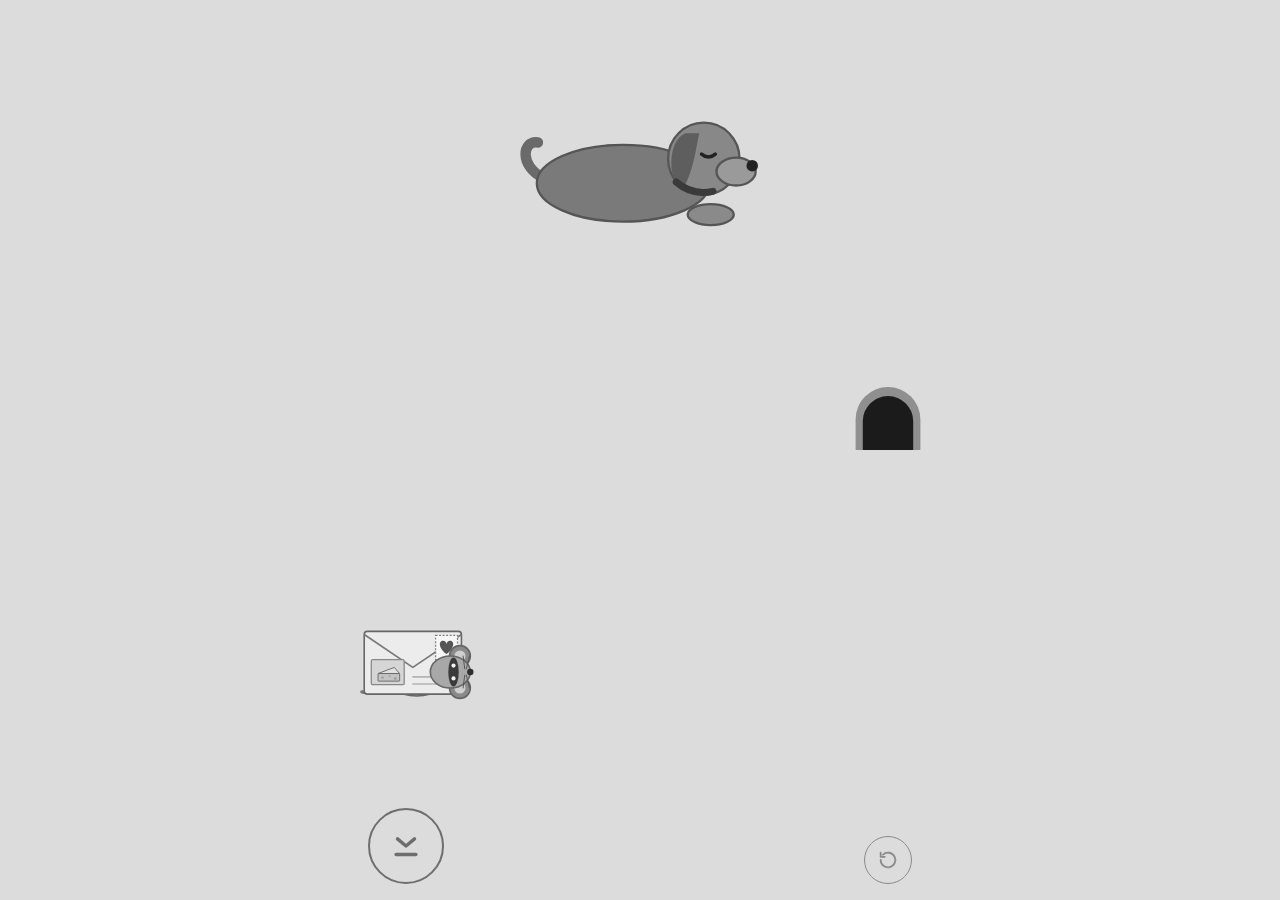
<file: studies/02-freeze-when-the-dog-looks/index.html>
<!doctype html><html><head><meta charset=utf8><meta name=viewport content="width=device-width,initial-scale=1,viewport-fit=cover"><style>:root{color-scheme:light;box-sizing:border-box;padding-top:env(safe-area-inset-top,0px);padding-bottom:env(safe-area-inset-bottom,0px)}html{scroll-padding-top:env(safe-area-inset-top,0px)}body{margin:0;padding:0;font:14px -apple-system,BlinkMacSystemFont,sans-serif;background:#fff;color:#000}img{max-width:100%}[hidden]:not([hidden=until-found i]){display:none!important}</style></head><body>
<title>Freeze When the Dog Looks</title>
<style>
/* Layout: full-bleed portrait stage; dog pinned near the top, mouse crosses one lane lower on screen */
:root{--bg:#dcdcdc;--ink:#2b2b2b;--cone:#3a3a3a;--cone-a:.22;--ring:#2e2e2e;--btn:#4a4a4a;--dim:brightness(.55);--hole:#1b1b1b;--hole-rim:#8f8f8f}
@media (prefers-color-scheme:dark){:root:not([data-theme="light"]){--bg:#1c1c1c;--ink:#e6e6e6;--cone:#f0f0f0;--cone-a:.14;--ring:#ececec;--btn:#bdbdbd;--dim:brightness(.7);--hole:#080808;--hole-rim:#4a4a4a;color-scheme:dark}}
:root[data-theme="dark"]{--bg:#1c1c1c;--ink:#e6e6e6;--cone:#f0f0f0;--cone-a:.14;--ring:#ececec;--btn:#bdbdbd;--dim:brightness(.7);--hole:#080808;--hole-rim:#4a4a4a;color-scheme:dark}
html,body{height:100%;margin:0;overflow:hidden;overscroll-behavior:none;touch-action:none;-webkit-user-select:none;user-select:none;-webkit-touch-callout:none;-webkit-tap-highlight-color:transparent}
body{background:var(--bg);color:var(--ink)}
#stage{position:fixed;top:0;bottom:0;overflow:hidden;touch-action:none}
#stage>*{position:absolute}
.lay{left:0;top:0;width:100%;height:100%;pointer-events:none;overflow:visible}
svg{overflow:visible;display:block}
#dog{transform-origin:50% 100%;pointer-events:none}
#dog svg{width:100%;height:100%}
#eye-open{transform-origin:174px 71px}
#pupil{transform-box:fill-box;transform-origin:center}
#ear{transform-origin:160px 54px}
.mw{left:0;top:0;width:0;height:0;transform-origin:0 0;pointer-events:none;transition:filter .09s}
.mw svg{position:absolute}
.mw.dim{filter:var(--dim)}
#head{transform-origin:60px 62px}
#tail{transform-origin:60px 126px}
#cheese{left:0;top:0;width:0;height:0;transform-origin:0 0;pointer-events:none;transition:filter .09s}
#cheese svg{position:absolute}
#cheese.dim{filter:var(--dim)}
#bang{opacity:0;pointer-events:none}
#bang.on{animation:pop 1.3s ease-out forwards}
@keyframes pop{0%{transform:scale(0) rotate(-14deg);opacity:0}22%{transform:scale(1.4) rotate(6deg);opacity:1}40%{transform:scale(1) rotate(0)}80%{opacity:1}100%{transform:scale(1);opacity:0}}
#vig{left:0;top:0;width:100%;height:100%;pointer-events:none}
#hole{pointer-events:none}
#hide{left:16px;bottom:calc(16px + env(safe-area-inset-bottom,0px));width:76px;height:76px;border-radius:50%;border:2px solid var(--btn);background:transparent;color:var(--btn);display:grid;place-items:center;padding:0;opacity:.75;z-index:10;touch-action:none;transition:background .06s,color .06s}
#hide.active{background:var(--btn);color:var(--bg);opacity:1}
#hide:focus-visible{outline:2px solid var(--btn);outline-offset:3px}
#reset{right:16px;bottom:calc(16px + env(safe-area-inset-bottom,0px));width:48px;height:48px;border-radius:50%;border:1.5px solid var(--btn);background:transparent;color:var(--btn);display:grid;place-items:center;padding:0;opacity:.55;cursor:pointer;z-index:10;touch-action:manipulation}
#reset:focus-visible{outline:2px solid var(--btn);outline-offset:3px;opacity:1}
#reset.pulse{animation:rp 1.6s ease-in-out infinite}
@keyframes rp{0%,100%{opacity:.4;transform:scale(1)}50%{opacity:1;transform:scale(1.12)}}
</style>
<div id="stage">
 <svg id="cone" class="lay" xmlns="http://www.w3.org/2000/svg">
  <defs><radialGradient id="cg" gradientUnits="userSpaceOnUse"><stop offset="0" style="stop-color:var(--cone);stop-opacity:var(--cone-a)"/><stop offset="1" style="stop-color:var(--cone);stop-opacity:.05"/></radialGradient></defs>
  <g id="coneG" opacity="0"><polygon id="c3" fill="url(#cg)" fill-opacity=".35"/><polygon id="c2" fill="url(#cg)" fill-opacity=".55"/><polygon id="c1" fill="url(#cg)"/></g>
 </svg>
 <div id="dog">
  <svg xmlns="http://www.w3.org/2000/svg" viewBox="0 0 230 145">
   <path d="M30 92 C 10 82, 12 60, 26 62" fill="none" stroke="#6a6a6a" stroke-width="9" stroke-linecap="round"/>
   <ellipse cx="100" cy="97" rx="75" ry="33" fill="#7a7a7a" stroke="#555" stroke-width="2"/>
   <ellipse cx="176" cy="124" rx="20" ry="9" fill="#8a8a8a" stroke="#555" stroke-width="2"/>
   <circle cx="170" cy="76" r="31" fill="#888" stroke="#555" stroke-width="2"/>
   <ellipse cx="198" cy="87" rx="17" ry="12" fill="#9a9a9a" stroke="#555" stroke-width="2"/>
   <circle cx="212" cy="82" r="5" fill="#222"/>
   <g id="ear"><path d="M154 54 C 138 60, 138 97, 152 102 C 161 86, 163 68, 166 54 Z" fill="#5e5e5e"/></g>
   <path d="M146 96 Q 160 108 178 104" fill="none" stroke="#3a3a3a" stroke-width="6" stroke-linecap="round"/>
   <path id="eye-closed" d="M168 72 q6 5 12 0" fill="none" stroke="#222" stroke-width="3" stroke-linecap="round"/>
   <g id="eye-open" opacity="0"><circle cx="174" cy="71" r="6" fill="#f2f2f2"/><circle id="pupil" cx="176" cy="71" r="3" fill="#222"/></g>
  </svg>
 </div>
 <svg id="hole" xmlns="http://www.w3.org/2000/svg" viewBox="0 0 80 70"><path d="M4 70V36A36 36 0 0 1 76 36V70Z" fill="var(--hole-rim)"/><path d="M12 70V38A28 28 0 0 1 68 38V70Z" fill="var(--hole)"/></svg>
 <div id="mBodyW" class="mw"><svg id="mBodyS" xmlns="http://www.w3.org/2000/svg" viewBox="0 0 120 165" style="transform:rotate(90deg)">
  <g id="tail"><path d="M60 126 C 62 145, 88 140, 80 160" fill="none" stroke="#777" stroke-width="4" stroke-linecap="round"/></g>
  <ellipse cx="60" cy="88" rx="30" ry="42" fill="#9a9a9a" stroke="#666" stroke-width="2"/>
  <ellipse cx="38" cy="70" rx="6" ry="4" fill="#bdbdbd"/><ellipse cx="82" cy="70" rx="6" ry="4" fill="#bdbdbd"/>
 </svg></div>
 <div id="cheese"><svg id="cheeseS" xmlns="http://www.w3.org/2000/svg" viewBox="0 0 160 115">
  <rect x="18" y="26" width="124" height="80" rx="4" fill="#ececec" stroke="#666" stroke-width="2"/>
  <path d="M18 30 L80 72 L142 30" fill="none" stroke="#777" stroke-width="2" stroke-linejoin="round"/>
  <rect x="109" y="31" width="28" height="31" fill="#f7f7f7" stroke="#808080" stroke-width="1.6" stroke-dasharray="2.5 2"/>
  <path d="M123 55 C 112 47,113 38,118.5 38 C 121 38,123 40,123 42.5 C 123 40,125 38,127.5 38 C 133 38,134 47,123 55Z" fill="#555"/>
  <rect x="27" y="62" width="42" height="32" rx="2" fill="#d6d6d6" stroke="#888" stroke-width="1.6"/>
  <g transform="translate(31 66) scale(.23)">
   <polygon points="20,60 140,60 110,26" fill="#e2e2e2" stroke="#666" stroke-width="5" stroke-linejoin="round"/>
   <rect x="20" y="60" width="120" height="42" rx="3" fill="#c4c4c4" stroke="#666" stroke-width="5"/>
   <circle cx="45" cy="82" r="7" fill="#9e9e9e"/><circle cx="84" cy="75" r="5" fill="#9e9e9e"/><circle cx="116" cy="88" r="8" fill="#9e9e9e"/>
  </g>
  <path d="M80 84 H128 M80 93 H114" stroke="#b4b4b4" stroke-width="2" stroke-linecap="round"/>
 </svg></div>
 <div id="mHeadW" class="mw"><svg id="mHeadS" xmlns="http://www.w3.org/2000/svg" viewBox="0 0 120 165" style="transform:rotate(90deg)">
  <g id="head">
   <circle cx="40" cy="34" r="13" fill="#8a8a8a" stroke="#666" stroke-width="2"/><circle cx="40" cy="34" r="7" fill="#cfcfcf"/>
   <circle cx="80" cy="34" r="13" fill="#8a8a8a" stroke="#666" stroke-width="2"/><circle cx="80" cy="34" r="7" fill="#cfcfcf"/>
   <ellipse cx="60" cy="46" rx="20" ry="25" fill="#a8a8a8" stroke="#666" stroke-width="2"/>
   <ellipse cx="60" cy="42" rx="18" ry="6.5" fill="#3a3a3a"/><circle cx="52" cy="42" r="2.6" fill="#f2f2f2"/><circle cx="68" cy="42" r="2.6" fill="#f2f2f2"/>
   <circle cx="60" cy="21" r="4" fill="#2e2e2e"/>
   <path d="M56 26 L40 22 M56 28 L40 30 M64 26 L80 22 M64 28 L80 30" stroke="#555" stroke-width="1.2" stroke-linecap="round" fill="none"/>
  </g>
 </svg></div>
 <svg id="rings" class="lay" xmlns="http://www.w3.org/2000/svg"><ellipse id="r0" fill="none" stroke="var(--ring)" opacity="0"/><ellipse id="r1" fill="none" stroke="var(--ring)" opacity="0"/></svg>
 <div id="bang"><svg viewBox="0 0 60 80" style="width:100%;height:100%"><path d="M22 6h16l-3 42H25z" fill="#f4f4f4" stroke="#1f1f1f" stroke-width="3.5" stroke-linejoin="round"/><circle cx="30" cy="63" r="7.5" fill="#f4f4f4" stroke="#1f1f1f" stroke-width="3.5"/></svg></div>
 <div id="vig"></div>
 <button id="hide" type="button" aria-label="Hide"><svg viewBox="0 0 24 24" width="34" height="34" fill="none" stroke="currentColor" stroke-width="2.4" stroke-linecap="round" stroke-linejoin="round"><path d="M6 7l6 5 6-5M5 18h14"/></svg></button>
 <button id="reset" type="button" aria-label="Reset"><svg viewBox="0 0 24 24" width="22" height="22" fill="none" stroke="currentColor" stroke-width="2" stroke-linecap="round" stroke-linejoin="round"><path d="M4 12a8 8 0 1 0 2.6-5.9"/><path d="M4 4v4.5h4.5"/></svg></button>
</div>
<script>
(()=>{
'use strict';
const $=id=>document.getElementById(id);
const clamp=(v,a,b)=>Math.max(a,Math.min(b,v));
const D2R=Math.PI/180, CONE_H=11*D2R, OMEGA=28*D2R;
const SPEED=0.24, START_P=0.12, START_Q=0.80, WARN=1.7, MAX_HOLD=4.6;
const RM=matchMedia('(prefers-reduced-motion: reduce)').matches;

/* ---------- audio ---------- */
let ac=null,master=null,nbuf=null,whine=null;
function ensureAudio(){
  try{
    if(!ac){
      const C=window.AudioContext||window.webkitAudioContext; if(!C) return;
      ac=new C(); master=ac.createGain(); master.gain.value=.85;
      const comp=ac.createDynamicsCompressor(); master.connect(comp); comp.connect(ac.destination);
      nbuf=ac.createBuffer(1,ac.sampleRate,ac.sampleRate);
      const d=nbuf.getChannelData(0); for(let i=0;i<d.length;i++) d[i]=Math.random()*2-1;
    }
    if(ac.state!=='running') ac.resume();
  }catch(e){ac=null}
}
function tone(type,f1,f2,dur,peak,o){
  if(!ac) return; o=o||{}; const t=ac.currentTime+(o.d||0), a=o.a||.006;
  const osc=ac.createOscillator(), g=ac.createGain(); osc.type=type;
  osc.frequency.setValueAtTime(f1,t); if(f2) osc.frequency.exponentialRampToValueAtTime(f2,t+dur);
  g.gain.setValueAtTime(.0001,t); g.gain.exponentialRampToValueAtTime(peak,t+a); g.gain.exponentialRampToValueAtTime(.0001,t+a+dur);
  let n=osc; if(o.lp){const f=ac.createBiquadFilter(); f.type='lowpass'; f.frequency.value=o.lp; osc.connect(f); n=f;}
  n.connect(g); g.connect(master); osc.start(t); osc.stop(t+a+dur+.05);
}
function noise(dur,peak,o){
  if(!ac) return; o=o||{}; const t=ac.currentTime+(o.d||0), a=o.a||.006;
  const src=ac.createBufferSource(); src.buffer=nbuf; src.loop=true;
  const f=ac.createBiquadFilter(); f.type=o.type||'bandpass'; f.Q.value=o.q||1;
  f.frequency.setValueAtTime(o.f1||1000,t); if(o.f2) f.frequency.exponentialRampToValueAtTime(o.f2,t+dur);
  const g=ac.createGain(); g.gain.setValueAtTime(.0001,t); g.gain.exponentialRampToValueAtTime(peak,t+a); g.gain.exponentialRampToValueAtTime(.0001,t+a+dur);
  src.connect(f); f.connect(g); g.connect(master); src.start(t); src.stop(t+a+dur+.05);
}
const SFX={
  squash(){tone('sine',140,60,.09,.35,{lp:400}); noise(.05,.12,{type:'lowpass',f1:500});},
  heart(tr){const v=.5+.25*tr; tone('sine',64,38,.2,v,{lp:160}); tone('sine',74,44,.17,v*.7,{d:.17,lp:160});},
  exhale(v){noise(.5+.3*v,.1+.12*v,{f1:900,f2:260,q:.7,a:.08}); tone('sine',200,110,.35,.03+.05*v,{lp:300,a:.08});},
  step(){noise(.03,.03,{f1:1400+Math.random()*500,q:2});},
  ear(){noise(.035,.1,{type:'highpass',f1:3500}); noise(.035,.1,{type:'highpass',f1:3500,d:.07});},
  flick(){tone('sine',900,1300,.04,.05);},
  growl(){
    if(!ac) return; const t=ac.currentTime;
    const o=ac.createOscillator(); o.type='sawtooth'; o.frequency.setValueAtTime(70,t); o.frequency.linearRampToValueAtTime(52,t+.9);
    const l=ac.createOscillator(), lg=ac.createGain(); l.frequency.value=17; lg.gain.value=7; l.connect(lg); lg.connect(o.frequency);
    const f=ac.createBiquadFilter(); f.type='lowpass'; f.frequency.value=240;
    const g=ac.createGain(); g.gain.setValueAtTime(.0001,t); g.gain.exponentialRampToValueAtTime(.3,t+.12); g.gain.exponentialRampToValueAtTime(.0001,t+.95);
    o.connect(f); f.connect(g); g.connect(master); o.start(t); l.start(t); o.stop(t+1); l.stop(t+1);
  },
  sigh(){noise(.75,.1,{type:'lowpass',f1:700,f2:180,a:.12}); tone('sine',110,70,.5,.08,{lp:240,a:.1});},
  spot(){tone('square',880,640,.14,.12,{lp:2400}); tone('square',1100,820,.14,.1,{d:.12,lp:2400}); noise(.18,.4,{f1:1400,f2:600,q:.8}); tone('sawtooth',230,110,.35,.22,{lp:900,d:.05});},
  slip(){noise(.3,.08,{f1:1100,f2:300,q:.8}); tone('sine',95,45,.25,.55,{d:.26,lp:200}); tone('sine',90,50,.15,.3,{d:.5,lp:200});},
  whoosh(){noise(.35,.1,{f1:400,f2:1800,q:.9,a:.05});},
  chime(){[523.25,659.25,783.99].forEach((f,i)=>tone('sine',f,null,1.1,.07,{d:i*.18,a:.02}));}
};
function whineStart(){
  if(!ac||whine) return;
  const o=ac.createOscillator(), g=ac.createGain(), l=ac.createOscillator(), lg=ac.createGain();
  o.type='sine'; o.frequency.value=420; g.gain.value=0; l.frequency.value=7; lg.gain.value=0;
  l.connect(lg); lg.connect(g.gain); o.connect(g); g.connect(master); o.start(); l.start();
  whine={o,g,l,lg};
}
function whineSet(tr){
  if(!whine) return; const t=ac.currentTime, v=.04*Math.pow(tr,1.4);
  whine.o.frequency.setTargetAtTime(380+700*tr,t,.05);
  whine.g.gain.setTargetAtTime(v,t,.08);
  whine.l.frequency.setTargetAtTime(6+16*tr,t,.1);
  whine.lg.gain.setTargetAtTime(v*.5,t,.1);
}
function whineStop(){
  if(!whine) return; const w=whine; whine=null;
  try{w.g.gain.setTargetAtTime(0,ac.currentTime,.04);}catch(e){}
  setTimeout(()=>{try{w.o.stop();w.l.stop();}catch(e){}},400);
}
function vibrate(p){try{if(navigator.vibrate) navigator.vibrate(p);}catch(e){}}

/* ---------- elements + layout ---------- */
const stage=$('stage'),coneG=$('coneG'),c1=$('c1'),c2=$('c2'),c3=$('c3'),cg=$('cg'),coneSvg=$('cone'),ringsSvg=$('rings'),
  dogEl=$('dog'),earEl=$('ear'),eyeC=$('eye-closed'),eyeO=$('eye-open'),pupil=$('pupil'),
  bW=$('mBodyW'),hW=$('mHeadW'),bS=$('mBodyS'),hS=$('mHeadS'),cheeseEl=$('cheese'),cheeseS=$('cheeseS'),
  headEl=$('head'),tailEl=$('tail'),bang=$('bang'),vig=$('vig'),resetBtn=$('reset'),holeEl=$('hole'),goBtn=$('hide'),r0=$('r0'),r1=$('r1');
let bangH=50,holeY=0,stageL=0,dogCx=0,eyeOff=0,bangBW=40,holeX=0,W=0,H=0,k=.5,eyeX=0,eyeY=0,floorY=0,dogLeft=0,dogTop=0,dogW=0,dogH=0,cx0=0,cy0=0;
function layout(){
  const vw=innerWidth, vh=innerHeight; H=vh; W=Math.min(vw,vh*.64);
  stageL=(vw-W)/2; stage.style.left=stageL+'px'; stage.style.width=W+'px';
  k=clamp(W/390*.66,.34,.8);
  dogW=W*.46; dogH=dogW*145/230; dogLeft=W*.5-dogW/2; dogTop=Math.max(H*.08,56);
  dogCx=dogLeft+dogW/2; eyeOff=dogW*59/230; eyeX=dogCx+eyeOff; eyeY=dogTop+dogH*71/145; floorY=H*.74;
  dogEl.style.cssText=`left:${dogLeft}px;top:${dogTop}px;width:${dogW}px;height:${dogH}px`;
  for(const s of [bS,hS]) s.style.cssText=`left:${-60*k}px;top:${-142.5*k}px;width:${120*k}px;height:${165*k}px;transform:rotate(90deg)`;
  const cw=160*k*.98, ch=115*k*.98; cheeseS.style.cssText=`left:${-cw/2}px;top:${-ch/2}px;width:${cw}px;height:${ch}px`;
  cx0=-10*k; cy0=-80*k;
  for(const s of [coneSvg,ringsSvg]) s.setAttribute('viewBox',`0 0 ${W} ${H}`);
  cg.setAttribute('cx',eyeX); cg.setAttribute('cy',eyeY); cg.setAttribute('r',H*1.1);
  bangBW=Math.max(34,W*.12); bangH=bangBW*80/60; bang.style.cssText=`width:${bangBW}px;height:${bangH}px`;
  const hw=90*k, hh=hw*70/80; holeY=H*.5; holeEl.style.cssText=`left:${W-hw-4}px;top:${holeY-hh}px;width:${hw}px;height:${hh}px`; holeX=W-hw/2-4;
}

/* ---------- input ---------- */
const down=new Set(); let dragId=null,dragX=0,dragY=0,keyHeld=false;
const hideUI=()=>goBtn.classList.toggle('active',down.size>0||keyHeld);
const st=e=>{dragX=e.clientX-stageL; dragY=e.clientY;};
addEventListener('pointerdown',e=>{
  const t=e.target&&e.target.closest?e.target:null;
  if(t&&t.closest('#reset')) return;
  e.preventDefault(); ensureAudio();
  if(t&&t.closest('#hide')){down.add(e.pointerId); hideUI(); return;}
  if(dragId===null){dragId=e.pointerId; st(e);} else {down.add(e.pointerId); hideUI();}
},{passive:false});
addEventListener('pointermove',e=>{if(e.pointerId===dragId) st(e);});
const rel=e=>{if(e.pointerId===dragId) dragId=null; down.delete(e.pointerId); hideUI(); if(ac&&ac.state!=='running') ac.resume();};
addEventListener('pointerup',rel); addEventListener('pointercancel',rel);
addEventListener('contextmenu',e=>e.preventDefault());
addEventListener('keydown',e=>{
  if(e.target.closest&&e.target.closest('button')) return;
  if(e.code==='Space'){e.preventDefault();ensureAudio();keyHeld=true;hideUI();}
});
addEventListener('keyup',e=>{if(e.code==='Space'){keyHeld=false;hideUI();}});
const letGo=()=>{down.clear();dragId=null;keyHeld=false;hideUI();};
addEventListener('blur',letGo);
document.addEventListener('visibilitychange',()=>{letGo(); if(ac){document.hidden?ac.suspend():ac.resume();}});
addEventListener('resize',layout);
resetBtn.addEventListener('click',()=>{ensureAudio();resetState();});

/* ---------- state ---------- */
const S={};
function resetState(){
  whineStop(); resetBtn.classList.remove('pulse'); bang.classList.remove('on');
  Object.assign(S,{dx:0,dy:0,dv:1,dface:1,wx:dogCx,wy:dogTop,dogMv:false,started:false,flipDone:false,doneT:0,mode:'walk',p:START_P,q:START_Q,vx:0,vy:0,vp:0,face:1,held:false,hold:0,tr:0,sy:1,vsy:0,
    dog:'sleep',dogT:0,sleepDur:3.6,warnIdx:0,sweepDir:-1,th:0,thFrom:0,thTo:0,thT:0,thTot:1,coneA:0,
    exposure:0,danger:0,ringP:0,hAmt:0,beat:0,beatT:0,dubT:-1,eo:0,eyeWide:0,lift:0,earEnv:0,
    glanceT:2,glanceU:-1,glanceA:0,head:0,bobPh:0,t:S.t||0,sp:null,jumpY:0,
    cheese:{state:'on',x:0,y:0,vx:0,vy:0,rot:0,vr:0,op:1,pop:1,popT:1,wx:0,wy:0,rest:0}}); syncEye();
}
function syncEye(){eyeX=dogCx+S.dx+S.dface*eyeOff; eyeY=dogTop+S.dy+dogH*71/145;}
const WARN_EV=[[.15,'ear'],[.5,'flick'],[.95,'ear'],[1.25,'flick']];
const angDiff=(a,b)=>{let d=a-b; while(d>Math.PI) d-=2*Math.PI; while(d<-Math.PI) d+=2*Math.PI; return d;};
function bearing(){
  const dx=S.p*W-eyeX, dy=S.q*H-60*k-eyeY, dist=Math.max(20,Math.hypot(dx,dy));
  return {phi:Math.atan2(dy,dx),ang:Math.atan(42*k*.8/dist)};
}
function pickWaypoint(){
  const lo=.04*H, hi=.84*H-dogH;
  if(Math.random()<.45){S.wx=clamp(S.p*W+(Math.random()-.5)*.3*W,.15*W,.85*W); S.wy=clamp(S.q*H-dogH*1.2+(Math.random()-.5)*.2*H,lo,hi);}
  else{S.wx=.15*W+Math.random()*.7*W; S.wy=lo+Math.random()*(hi-lo);}
}

/* ---------- dog ---------- */
function startWake(){
  S.dog='awake'; S.dogT=0; S.thT=0; SFX.growl();
  const b=bearing(), A=75*D2R, dir=S.sweepDir; S.sweepDir=-dir;
  S.thFrom=b.phi-dir*A; S.thTo=b.phi+dir*A; S.thTot=2*A/OMEGA; S.th=S.thFrom;
}
function toSettle(){S.dog='settle'; S.dogT=0; SFX.sigh();}
function updateDog(dt){
  const lifts={sleep:0,warn:.25,awake:1,alert:1,settle:0};
  S.lift+=(lifts[S.dog]-S.lift)*Math.min(1,dt*6);
  const dsp=S.mode==='walk'?({sleep:0,warn:.07,awake:.14,settle:.07,alert:0}[S.dog]||0):0;
  S.dogMv=false;
  if(dsp>0){
    const ddx=S.wx-(dogCx+S.dx), ddy=S.wy-(dogTop+S.dy), dd=Math.hypot(ddx,ddy);
    if(dd<14) pickWaypoint();
    else{const stp=dsp*W*dt; S.dx+=ddx/dd*stp; S.dy+=ddy/dd*stp; S.dogMv=true; if(Math.abs(ddx)>8) S.dface=ddx>0?1:-1;}
  }
  syncEye();
  if(S.dog==='awake') S.eo=Math.min(1,S.eo+dt*14);
  else if(S.dog==='alert') S.eo=1;
  else if(S.dog==='settle') S.eo=Math.max(0,S.eo-dt*3.2);
  else S.eo*=Math.exp(-dt*10);
  S.earEnv*=Math.exp(-dt*8);
  S.eyeWide=S.dog==='alert'?1:Math.max(0,S.eyeWide-dt*2.5);
  const wantCone=S.dog==='awake'&&S.thT<S.thTot*.97?1:0;
  S.coneA+=(wantCone-S.coneA)*Math.min(1,dt*(wantCone?9:5));
  if(S.mode!=='walk'){ if(S.dog==='warn'||S.dog==='awake'){S.dog='settle';S.dogT=.2;} return; }
  if(!S.started) return;
  S.dogT+=dt;
  if(S.dog==='sleep'){ if(S.dogT>=S.sleepDur){S.dog='warn';S.dogT=0;S.warnIdx=0;S.flipDone=false;pickWaypoint();} }
  else if(S.dog==='warn'){
    while(S.warnIdx<WARN_EV.length&&S.dogT>=WARN_EV[S.warnIdx][0]){
      const ty=WARN_EV[S.warnIdx++][1];
      if(ty==='ear'){S.earEnv=1;SFX.ear();} else {S.eo=.45;SFX.flick();}
    }
    if(S.dogT>=WARN) startWake();
  }else if(S.dog==='awake'){
    S.thT+=dt; const u=Math.min(1,S.thT/S.thTot), e=u*.75+.25*u*u*(3-2*u);
    S.th=S.thFrom+(S.thTo-S.thFrom)*e;
    if(!S.flipDone&&u>.5){S.flipDone=true;pickWaypoint();}
    if(u>=1) toSettle();
  }else if(S.dog==='settle'){
    if(S.dogT>=.8){S.dog='sleep';S.dogT=0;S.sleepDur=2.4+Math.random()*1.4;}
  }
}

/* ---------- outcomes ---------- */
function popBang(){bang.classList.remove('on'); void bang.offsetWidth; bang.classList.add('on');}
function spot(){
  S.mode='spotted'; whineStop(); S.held=false; S.hold=0; S.tr=0; S.vp=0; S.exposure=0;
  S.dog='alert'; S.dogT=0; S.sp={t:0,phase:'leap',cause:'spot',v:0};
  popBang(); SFX.spot(); vibrate([70,40,110]);
}
function slip(){
  S.mode='slipped'; whineStop(); S.held=false; S.hold=0; S.tr=0; S.vp=0;
  const c=S.cheese; c.state='fall'; c.x=S.p*W+S.face*cx0; c.y=S.q*H+cy0*S.sy;
  c.vx=75*S.face*k/.55; c.vy=-210; c.vr=260; c.rot=0; c.rest=0;
  S.sp={t:0,phase:'fall',cause:'slip',v:0}; SFX.slip();
}
function arrive(){
  const c=S.cheese;
  S.p=START_P; S.q=START_Q; S.face=1; S.vp=0; S.mode='walk'; S.sp=null; S.jumpY=0; S.sy=.8; S.vsy=1.5; S.exposure=0;
  c.state='on'; c.x=c.y=0; c.op=1; c.popT=0; c.pop=0;
  if(S.dog==='alert') toSettle();
  S.glanceT=1.2;
}
function updateSp(dt){
  const sp=S.sp; sp.t+=dt; const c=S.cheese;
  if(sp.phase==='leap'){
    const u=Math.min(1,sp.t/.42);
    S.jumpY=4*u*(1-u)*95*k; S.sy=1+.22*Math.sin(Math.PI*u);
    if(sp.t>.2) S.face=START_P<S.p?-1:1;
    if(u>=1){sp.phase='scurry';sp.t=0;sp.v=0;S.jumpY=0;S.sy=1;SFX.whoosh();}
  }else if(sp.phase==='fall'){
    if(sp.t<.35) S.jumpY=4*(sp.t/.35)*(1-sp.t/.35)*26*k;
    const ch=115*k*.98, ground=S.q*H-.387*ch;
    if(c.state==='fall'){
      c.vy+=1500*dt; c.x+=c.vx*dt; c.y+=c.vy*dt; c.rot+=c.vr*dt;
      if(c.y>=ground){
        c.y=ground; if(Math.abs(c.vy)>150){c.vy*=-.38; c.vx*=.6; c.vr*=.5;} else {c.vy=0; c.vx*=.8; c.vr*=.7;}
        if(Math.abs(c.vy)<1&&Math.abs(c.vx)<6){c.state='rest';c.vr=0;}
      }
    }
    if(c.state==='rest'){ c.rest+=dt; c.rot+=(Math.round(c.rot/360)*360+14-c.rot)*Math.min(1,dt*8); S.sy+=(1-S.sy)*Math.min(1,dt*8); if(c.rest>1.1){sp.phase='scurry';sp.t=0;sp.v=0;S.face=START_P<S.p?-1:1;SFX.whoosh();} }
  }else if(sp.phase==='scurry'){
    sp.v=Math.min(1.9,sp.v+dt*14); S.bobPh+=dt*12;
    if(sp.cause==='slip'){c.op=Math.max(0,c.op-dt*2);}
    const ex=START_P-S.p, ey=(START_Q-S.q)*H/W, en=Math.hypot(ex,ey), stp=sp.v*dt;
    if(en<=stp) arrive(); else{S.p+=ex/en*stp; S.q+=ey/en*stp*W/H; S.face=ex<0?-1:1;}
  }
}

/* ---------- main update ---------- */
function update(dt){
  S.t+=dt;
  const want=down.size>0||keyHeld, held=want&&S.mode==='walk';
  if(held&&!S.held){S.held=true;S.hold=0;S.sy=Math.min(S.sy,.8);S.beatT=.1;S.dubT=-1;SFX.squash();whineStart();}
  else if(!held&&S.held){S.held=false;const hv=Math.min(1,S.hold/3);S.hold=0;whineStop();SFX.exhale(hv);S.vsy=1.3;}
  if(S.held) S.hold+=dt;
  S.tr=S.held?Math.min(1,S.hold/MAX_HOLD):0;
  const trf=Math.pow(S.tr,1.25);
  if(S.held&&S.hold>=MAX_HOLD) slip();

  if(S.held){
    S.beatT-=dt; if(S.beatT<=0){S.beat=1;SFX.heart(S.tr);S.dubT=.17;S.beatT=1.3-.6*S.tr;}
    if(S.dubT>=0){S.dubT-=dt; if(S.dubT<0) S.beat=Math.max(S.beat,.55);}
    whineSet(trf);
  }
  S.beat*=Math.exp(-dt*8);

  if(S.held){S.sy+=(.5-S.sy)*Math.min(1,dt*45);S.vsy=0;}
  else if(S.mode==='walk'||(S.mode==='slipped'&&S.sp&&S.sp.phase!=='fall')){
    const a=85*(1-S.sy)-7.2*S.vsy; S.vsy+=a*dt; S.sy+=S.vsy*dt;
  }

  updateDog(dt);

  if(S.mode==='walk'){
    if(dragId!==null&&!S.held){
      S.started=true;
      const tx=clamp(dragX,.04*W,.97*W), ty=clamp(dragY+10,.14*H,.95*H);
      const ex=tx-S.p*W, ey=ty-S.q*H, ed=Math.hypot(ex,ey), spd=Math.min(SPEED*W,ed*6);
      const tvx=ed>1?ex/ed*spd:0, tvy=ed>1?ey/ed*spd:0;
      S.vx+=(tvx-S.vx)*Math.min(1,dt*10); S.vy+=(tvy-S.vy)*Math.min(1,dt*10);
    }else{const f=Math.min(1,dt*(S.held?80:12)); S.vx-=S.vx*f; S.vy-=S.vy*f;}
    S.p+=S.vx*dt/W; S.q+=S.vy*dt/H; S.vp=Math.hypot(S.vx,S.vy)/W;
    if(Math.abs(S.vx)>10) S.face=S.vx>0?1:-1;
    if(!S.held){const ph=S.bobPh; S.bobPh+=dt*3.4*(S.vp/SPEED); if(Math.floor(S.bobPh)!==Math.floor(ph)&&S.vp>SPEED*.3) SFX.step();}
    if(S.dog==='awake'&&S.coneA>.6){
      const bb=bearing(), inC=Math.abs(angDiff(S.th,bb.phi))<CONE_H+bb.ang;
      if(inC&&!S.held) S.exposure+=dt; else S.exposure=Math.max(0,S.exposure-dt*2.5);
      if(S.exposure>.25) spot();
    }else S.exposure=Math.max(0,S.exposure-dt*3);
    if(S.mode==='walk'&&S.p*W>=holeX-12*k&&Math.abs(S.q*H-holeY)<34*k){
      S.mode='done'; S.vp=0; S.doneT=0; if(S.held){S.held=false;whineStop();} SFX.chime(); resetBtn.classList.add('pulse');
      if(S.dog==='warn'||S.dog==='awake') toSettle();
    }
  }else if(S.mode==='done'){S.doneT+=dt; S.p+=(holeX/W-S.p)*Math.min(1,dt*5); S.q+=(holeY/H-S.q)*Math.min(1,dt*5);}
  else if(S.sp) updateSp(dt);

  /* danger → ring */
  let dt_=0;
  if(S.mode==='walk'){
    if(S.dog==='warn') dt_=.25+.3*(S.dogT/WARN);
    else if(S.dog==='awake'){
      const bb=bearing(), gap=Math.max(0,Math.abs(angDiff(S.th,bb.phi))-CONE_H-bb.ang);
      dt_=.4+.6*Math.pow(1-clamp(gap/.55,0,1),1.2);
    }else if(S.dog==='settle') dt_=.15;
  }
  S.danger+=(dt_-S.danger)*Math.min(1,dt*6);
  S.ringP=(S.ringP+dt*(.55+1.9*S.danger))%1;
  S.hAmt+=((S.held?1:0)-S.hAmt)*Math.min(1,dt*(S.held?30:3));

  /* mouse head + tail */
  S.glanceT-=dt;
  if(S.mode==='walk'&&!S.held&&S.glanceU<0&&S.glanceT<=0){S.glanceU=0;S.glanceA=-(S.danger>.3?38:26)*(.85+Math.random()*.3);}
  let tgt=0;
  if(S.glanceU>=0){
    S.glanceU+=dt/.95; const u=S.glanceU, b=u<.2?u/.2:u>.75?(1-u)/.25:1;
    tgt=S.glanceA*(Math.max(0,b)**2*(3-2*Math.max(0,b)));
    if(u>=1){S.glanceU=-1;S.glanceT=S.danger>.3?.8+Math.random()*.9:2.2+Math.random()*2.2;}
  }
  if(S.held) tgt=-20+(Math.random()-.5)*trf*10;
  else if(S.mode==='slipped') tgt=-32;
  S.head+=(tgt-S.head)*Math.min(1,dt*14);

  /* cheese pop on re-attach */
  const c=S.cheese; if(c.popT<1){c.popT=Math.min(1,c.popT+dt/.35); const q=c.popT-1; c.pop=1+2.2*q*q*q+1.2*q*q;}
}

/* ---------- render ---------- */
const f2=n=>n.toFixed(2);
function wedge(el,h,L){
  const a=S.th-h,b=S.th+h;
  el.setAttribute('points',`${f2(eyeX)},${f2(eyeY)} ${f2(eyeX+L*Math.cos(a))},${f2(eyeY+L*Math.sin(a))} ${f2(eyeX+L*Math.cos(b))},${f2(eyeY+L*Math.sin(b))}`);
}
function render(){
  const tr=S.tr, trf=Math.pow(tr,1.25), amp=RM?.5:1;
  /* dog */
  const breathe=S.dog==='sleep'?1+.012*Math.sin(S.t*1.6):1;
  dogEl.style.transform=`translate(${f2(S.dx)}px,${f2(S.dy-4*S.lift-(S.dogMv?Math.abs(Math.sin(S.t*9))*3:0))}px) rotate(${f2(S.dogMv?Math.sin(S.t*9)*1.6*S.dface:0)}deg) scale(${f2(S.dface*(1+.025*S.lift))},${f2((1+.025*S.lift)*breathe)})`;
  bang.style.left=(dogCx+S.dx+S.dface*dogW*55/230-bangBW/2)+'px'; bang.style.top=Math.max(4,dogTop+S.dy+dogH*45/145-bangH-4)+'px';
  earEl.style.transform=`rotate(${S.earEnv*14*Math.sin(S.t*60)}deg)`;
  const open=S.eo>.08; eyeC.style.opacity=open?0:1; eyeO.setAttribute('opacity',open?1:0);
  const sc=1+.6*S.eyeWide; eyeO.style.transform=`scale(${sc},${sc*Math.max(.15,S.eo)})`;
  const gx=(S.dog==='alert'?-1.5:clamp(Math.cos(S.th),-1,1)*2.6)*S.dface;
  pupil.style.transform=`translate(${gx}px,${f2(1+clamp(Math.sin(S.th),-1,1)*1.2)}px) scale(${1-.35*S.eyeWide})`;
  /* cone */
  coneG.setAttribute('opacity',f2(S.coneA));
  if(S.coneA>.01){cg.setAttribute('cx',f2(eyeX));cg.setAttribute('cy',f2(eyeY));const L=H*1.6; wedge(c1,CONE_H,L); wedge(c2,CONE_H*1.15,L); wedge(c3,CONE_H*1.35,L);}
  /* mouse */
  const x=S.p*W, gy=S.q*H;
  const jit=S.held?(trf*3.6*(k/.66)+.15)*amp:0;
  const jx=(Math.random()-.5)*2*jit, jy=(Math.random()-.5)*jit*.5;
  const pulse=1+S.beat*(.03+.04*trf);
  const sx=clamp(1/Math.sqrt(S.sy),.85,1.38);
  const sprint=S.mode==='spotted'||(S.mode==='slipped'&&S.sp&&S.sp.phase==='scurry');
  const spdR=sprint?2.2:(S.mode==='walk'&&!S.held?S.vp/SPEED:0);
  const bob=Math.abs(Math.sin(S.bobPh*Math.PI))*(sprint?3.2:2.2)*k*spdR/(sprint?2.2:1);
  const rock=Math.sin(S.bobPh*Math.PI)*2.2*Math.min(1,spdR);
  const ds=S.mode==='done'?Math.max(.03,1-S.doneT/.8):1, op=ds<1?ds:1;
  const fx=S.face*sx*pulse*ds, fy=S.sy*pulse*ds;
  const mtf=`translate(${f2(x+jx)}px,${f2(gy-bob-S.jumpY+jy)}px) rotate(${f2(rock)}deg) scale(${f2(fx)},${f2(fy)})`;
  bW.style.transform=mtf; hW.style.transform=mtf; bW.style.opacity=op; hW.style.opacity=op;
  const dim=S.held; bW.classList.toggle('dim',dim); hW.classList.toggle('dim',dim); cheeseEl.classList.toggle('dim',dim);
  const nerv=S.exposure>0?S.exposure*40:0;
  headEl.style.transform=`rotate(${f2(S.head+Math.sin(S.t*45)*nerv)}deg)`;
  tailEl.style.transform=`rotate(${f2(Math.sin(S.t*(S.held?30:5))*(S.held?2+6*tr:10))}deg)`;
  /* cheese */
  const c=S.cheese; cheeseEl.style.opacity=c.state==='gone'?0:c.op*op;
  if(c.state==='on'){
    const w=S.held?trf:0, drift=Math.max(0,tr-.6)/.4*7*k;
    const rot=Math.sin(S.t*(14+24*w))*(2+18*w)*amp*(S.held?1:0)+Math.sin(S.bobPh*Math.PI)*2+(Math.random()-.5)*w*5*amp;
    const lx=cx0+drift+Math.sin(S.t*(9+10*w)+1)*(S.held?(1+5*w)*k:0), ly=cy0-(S.held?w*5*k:0);
    cheeseEl.style.transform=`${mtf} translate(${f2(lx)}px,${f2(ly)}px) scale(${f2(1/fx)},${f2(1/fy)}) rotate(${f2(rot)}deg) scale(${f2(c.pop)})`;
  }else{
    cheeseEl.style.transform=`translate(${f2(c.x)}px,${f2(c.y)}px) rotate(${f2(c.rot)}deg)`;
  }
  /* rings */
  const ringStr=S.danger, rcx=x, rcy=gy-60*k*S.sy, R0=50*k;
  [r0,r1].forEach((el,i)=>{
    const p=(S.ringP+i*.5)%1, r=R0*(.85+1.25*(1-(1-p)*(1-p)));
    el.setAttribute('cx',f2(rcx)); el.setAttribute('cy',f2(rcy)); el.setAttribute('rx',f2(r*1.45)); el.setAttribute('ry',f2(r*.95));
    el.setAttribute('stroke-width',f2(1.5+2*S.danger)); el.setAttribute('opacity',f2(ringStr*.85*Math.pow(1-p,1.4)));
  });
  /* dim + vignette */
  if(S.hAmt>.003){
    const h=S.hAmt, cA=.1*h, eA=(.2+.5*trf)*h, rr=Math.max(W,H)*(1.05-.5*trf);
    vig.style.background=`radial-gradient(circle at ${f2(rcx)}px ${f2(rcy)}px,rgba(0,0,0,${f2(cA)}) 0,rgba(0,0,0,${f2(cA)}) ${f2(60*k)}px,rgba(0,0,0,${f2(eA)}) ${f2(rr)}px)`;
  }else vig.style.background='none';
}

/* ---------- loop ---------- */
let last=0;
function frame(ts){
  const dt=Math.min(.05,(ts-last)/1000||.016); last=ts;
  update(dt); render(); requestAnimationFrame(frame);
}
layout(); resetState();
if(window.claude&&window.claude.hot&&window.claude.hot.ready) window.claude.hot.ready(()=>{});
requestAnimationFrame(t=>{last=t;frame(t);});
})();
</script>

</body></html>
</file>
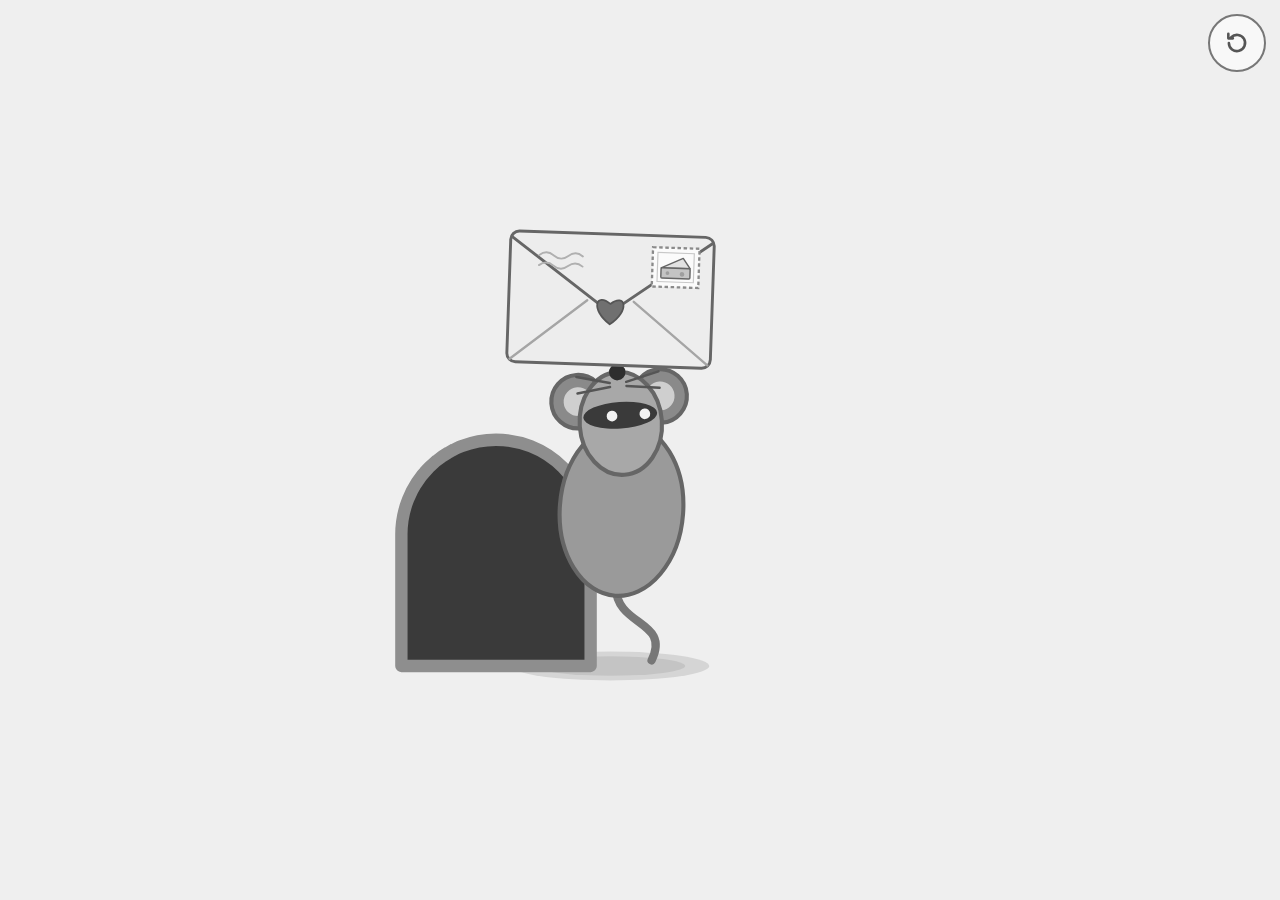
<file: studies/03-fling-the-cheese-to-your-love/index.html>
<!doctype html><html><head><meta charset=utf8><meta name=viewport content="width=device-width,initial-scale=1,viewport-fit=cover"><style>:root{color-scheme:light;box-sizing:border-box;padding-top:env(safe-area-inset-top,0px);padding-bottom:env(safe-area-inset-bottom,0px)}html{scroll-padding-top:env(safe-area-inset-top,0px)}body{margin:0;padding:0;font:14px -apple-system,BlinkMacSystemFont,sans-serif;background:#fff;color:#000}img{max-width:100%}[hidden]:not([hidden=until-found i]){display:none!important}</style></head><body>
<title>Fling the Cheese to Your Love</title>
<style>
  /* Layout: full-bleed portrait stage; a side-view world (mouse far left, kitty patrolling far right) seen through a panning, zooming camera. Reset fixed top-right. */
  :root {
    --bg: #efefef;
    --line: #777777;
    --btn: #f8f8f8;
    --dot: #b4b4b4;
    --dot-on: #3f3f3f;
    --shadow: rgba(0, 0, 0, 0.11);
    color-scheme: light;
  }
  html, body { height: 100%; }
  body {
    margin: 0;
    background: var(--bg);
    overflow: hidden;
    overscroll-behavior: none;
    touch-action: none;
    -webkit-user-select: none;
    user-select: none;
    -webkit-touch-callout: none;
    -webkit-tap-highlight-color: transparent;
  }
  #stage { position: relative; width: 100%; height: 100%; touch-action: none; overflow: hidden; }
  #scene { position: absolute; inset: 0; width: 100%; height: 100%; display: block; }
  #reset {
    position: absolute; top: 14px; right: 14px;
    width: 58px; height: 58px; border-radius: 50%;
    border: 2px solid var(--line); background: var(--btn);
    display: grid; place-items: center; padding: 0; cursor: pointer;
    touch-action: manipulation; transition: transform .15s ease;
  }
  #reset:active { transform: scale(.9); }
  #reset:focus-visible { outline: 3px solid var(--dot-on); outline-offset: 3px; }
  #reset svg { width: 26px; height: 26px; }
</style>

<div id="stage">
  <svg id="scene" xmlns="http://www.w3.org/2000/svg" aria-label="Agent Mouse comes out of a mouse hole with a love letter; far away, the kitty roams">
    <defs>
      <!-- Love letter, 160 x 110 box, centre (80,55) -->
      <g id="letterArt">
        <rect x="10" y="10" width="140" height="90" rx="6" fill="#ededed" stroke="#666" stroke-width="2"/>
        <path d="M12 98 L64 56 M148 98 L96 56" fill="none" stroke="#a5a5a5" stroke-width="1.6" stroke-linecap="round"/>
        <path d="M11 14 L80 64 L149 14" fill="none" stroke="#666" stroke-width="2" stroke-linejoin="round"/>
        <path d="M80 72 C 66 62 70 50 80 58 C 90 50 94 62 80 72 Z" fill="#707070" stroke="#555" stroke-width="1.2" stroke-linejoin="round"/>
        <!-- cheese stamp -->
        <path d="M30 26 q5 -4 10 0 t10 0 t10 0 M30 33 q5 -4 10 0 t10 0 t10 0" fill="none" stroke="#b0b0b0" stroke-width="1.3" stroke-linecap="round"/>
        <rect x="108" y="18" width="32" height="27" fill="#fbfbfb" stroke="#8a8a8a" stroke-width="1.6" stroke-dasharray="2.4 1.8"/>
        <rect x="111.5" y="21.5" width="25" height="20" fill="none" stroke="#c8c8c8" stroke-width="0.8"/>
        <polygon points="114,32 134,32 129,25" fill="#e2e2e2" stroke="#666" stroke-width="1" stroke-linejoin="round"/>
        <rect x="114" y="32" width="20" height="7" rx="0.8" fill="#c4c4c4" stroke="#666" stroke-width="1"/>
        <circle cx="118.5" cy="35.5" r="1.3" fill="#9e9e9e"/>
        <circle cx="128.5" cy="36" r="1.6" fill="#9e9e9e"/>
      </g>
      <clipPath id="holeClip"><path id="holeClipPath" d=""/></clipPath>
    </defs>

    <g id="world">
      <g id="shadows">
        <ellipse id="shMouse" cx="0" cy="0" rx="48" ry="7" fill="var(--shadow)"/>
        <ellipse id="shKitty" cx="0" cy="0" rx="66" ry="9" fill="var(--shadow)"/>
        <ellipse id="shLetter" cx="0" cy="0" rx="40" ry="6" fill="var(--shadow)"/>
      </g>
      <path id="hole" d="" fill="#3a3a3a" stroke="#8e8e8e" stroke-width="6" stroke-linejoin="round"/>
      <g id="arc"></g>

      <!-- Agent Mouse -->
      <g id="mouseWrap"><g id="mouse">
        <g id="mBody">
          <path d="M60 126 C 62 145, 88 140, 80 160" fill="none" stroke="#777" stroke-width="4" stroke-linecap="round"/>
          <ellipse cx="60" cy="88" rx="30" ry="42" fill="#9a9a9a" stroke="#666" stroke-width="2"/>
          <g id="mHead">
            <circle cx="40" cy="34" r="13" fill="#8a8a8a" stroke="#666" stroke-width="2"/>
            <circle cx="40" cy="34" r="7" fill="#cfcfcf"/>
            <circle cx="80" cy="34" r="13" fill="#8a8a8a" stroke="#666" stroke-width="2"/>
            <circle cx="80" cy="34" r="7" fill="#cfcfcf"/>
            <ellipse cx="60" cy="46" rx="20" ry="25" fill="#a8a8a8" stroke="#666" stroke-width="2"/>
            <ellipse cx="60" cy="42" rx="18" ry="6.5" fill="#3a3a3a"/>
            <g id="mEyes">
              <circle cx="52" cy="42" r="2.6" fill="#f2f2f2"/>
              <circle cx="68" cy="42" r="2.6" fill="#f2f2f2"/>
            </g>
            <circle cx="60" cy="21" r="4" fill="#2e2e2e"/>
            <path d="M56 26 L40 22 M56 28 L40 30 M64 26 L80 22 M64 28 L80 30" stroke="#555" stroke-width="1.2" stroke-linecap="round"/>
          </g>
          <ellipse id="mPawL" cx="38" cy="70" rx="6" ry="4" fill="#bdbdbd"/>
          <ellipse id="mPawR" cx="82" cy="70" rx="6" ry="4" fill="#bdbdbd"/>
        </g>
      </g></g>

      <!-- Kitty -->
      <g id="kitty"><g id="kLean"><g id="kFlip"><g id="kBob"><g id="kSq">
        <g id="kTail"><path d="M108 142 C 136 136, 136 100, 120 94" fill="none" stroke="#9a9a9a" stroke-width="10" stroke-linecap="round"/></g>
        <ellipse cx="70" cy="122" rx="42" ry="45" fill="#b0b0b0" stroke="#777" stroke-width="2"/>
        <g id="kHead">
          <polygon points="38,42 42,8 66,32" fill="#bdbdbd" stroke="#777" stroke-width="2" stroke-linejoin="round"/>
          <polygon points="102,42 98,8 74,32" fill="#bdbdbd" stroke="#777" stroke-width="2" stroke-linejoin="round"/>
          <polygon points="45,35 46,17 58,31" fill="#e0e0e0"/>
          <polygon points="95,35 94,17 82,31" fill="#e0e0e0"/>
          <circle cx="70" cy="62" r="36" fill="#bdbdbd" stroke="#777" stroke-width="2"/>
          <g id="kEyes">
            <ellipse cx="56" cy="60" rx="5" ry="7" fill="#222"/>
            <ellipse cx="84" cy="60" rx="5" ry="7" fill="#222"/>
            <circle cx="57.5" cy="57" r="1.8" fill="#fff"/>
            <circle cx="85.5" cy="57" r="1.8" fill="#fff"/>
          </g>
          <circle cx="46" cy="75" r="6" fill="#d9d9d9"/>
          <circle cx="94" cy="75" r="6" fill="#d9d9d9"/>
          <polygon points="66,70 74,70 70,75" fill="#555"/>
          <path d="M70 75 q-5 6 -10 2 M70 75 q5 6 10 2" fill="none" stroke="#555" stroke-width="2" stroke-linecap="round"/>
          <path d="M42 70 L22 66 M42 75 L22 78 M98 70 L118 66 M98 75 L118 78" stroke="#777" stroke-width="1.3" stroke-linecap="round"/>
        </g>
        <ellipse id="kPawL" cx="55" cy="162" rx="13" ry="8" fill="#a0a0a0" stroke="#777" stroke-width="2"/>
        <ellipse id="kPawR" cx="85" cy="162" rx="13" ry="8" fill="#a0a0a0" stroke="#777" stroke-width="2"/>
        <g id="kHeld" visibility="hidden">
          <use id="kHeldLetter" href="#letterArt"/>
          <ellipse cx="44" cy="120" rx="8" ry="15" transform="rotate(-38 44 120)" fill="#b0b0b0" stroke="#777" stroke-width="2"/>
          <ellipse cx="96" cy="120" rx="8" ry="15" transform="rotate(38 96 120)" fill="#b0b0b0" stroke="#777" stroke-width="2"/>
        </g>
      </g></g></g></g></g>

      <use id="letter" href="#letterArt"/>
      <g id="hearts"></g>
    </g>
  </svg>

  <button id="reset" type="button" aria-label="Reset">
    <svg viewBox="0 0 24 24" fill="none" stroke="#555" stroke-width="2.4" stroke-linecap="round" stroke-linejoin="round" aria-hidden="true">
      <path d="M4.5 12a7.5 7.5 0 1 0 2.2-5.3"/>
      <path d="M4 3.5v4.2h4.2"/>
    </svg>
  </button>
</div>

<script>
(() => {
  const NS = 'http://www.w3.org/2000/svg';
  const $ = id => document.getElementById(id);
  const stage = $('stage'), svg = $('scene');
  const el = {};
  ['world','mouse','mBody','mHead','mEyes','mPawL','mPawR','kitty','kLean','kFlip','kBob','kSq','kTail','kHead','kEyes',
   'kPawL','kPawR','kHeld','kHeldLetter','letter','arc','hearts','shMouse','shKitty','shLetter'].forEach(k => el[k] = $(k));
  const reduce = matchMedia('(prefers-reduced-motion: reduce)').matches;
  const RM = reduce ? 0.35 : 1;

  // ---------- helpers ----------
  const clamp = (v, a, b) => Math.max(a, Math.min(b, v));
  const lerp = (a, b, u) => a + (b - a) * u;
  const easeInOut = u => u < .5 ? 4 * u * u * u : 1 - Math.pow(-2 * u + 2, 3) / 2;
  const easeSine = u => 0.5 - 0.5 * Math.cos(Math.PI * u);
  const easeOutBack = u => { const c = 1.9; return 1 + (c + 1) * Math.pow(u - 1, 3) + c * Math.pow(u - 1, 2); };
  const spring = v => ({ v, vel: 0 });
  function stepS(sp, target, k, d, dt) { sp.vel += (-k * (sp.v - target) - d * sp.vel) * dt; sp.v += sp.vel * dt; }
  const buzz = p => { try { navigator.vibrate && navigator.vibrate(p); } catch (e) {} };

  // ---------- audio ----------
  let AC = null, master = null, noiseBuf = null, tens = null;
  function audioInit() {
    if (AC) { if (AC.state === 'suspended') AC.resume(); return; }
    try {
      AC = new (window.AudioContext || window.webkitAudioContext)();
      master = AC.createGain(); master.gain.value = 0.6; master.connect(AC.destination);
      noiseBuf = AC.createBuffer(1, AC.sampleRate * 2, AC.sampleRate);
      const d = noiseBuf.getChannelData(0);
      for (let i = 0; i < d.length; i++) d[i] = Math.random() * 2 - 1;
    } catch (e) { AC = null; }
  }
  function tone(type, f0, f1, dur, vol, delay = 0) {
    if (!AC) return;
    const t0 = AC.currentTime + delay, o = AC.createOscillator(), g = AC.createGain();
    o.type = type; o.frequency.setValueAtTime(f0, t0);
    if (f1) o.frequency.exponentialRampToValueAtTime(f1, t0 + dur);
    g.gain.setValueAtTime(0.0001, t0);
    g.gain.exponentialRampToValueAtTime(vol, t0 + 0.01);
    g.gain.exponentialRampToValueAtTime(0.0001, t0 + dur);
    o.connect(g).connect(master); o.start(t0); o.stop(t0 + dur + 0.03);
  }
  function noise(dur, vol, ftype, freq, q = 1, delay = 0) {
    if (!AC) return;
    const t0 = AC.currentTime + delay, src = AC.createBufferSource(); src.buffer = noiseBuf;
    const f = AC.createBiquadFilter(); f.type = ftype; f.frequency.value = freq; f.Q.value = q;
    const g = AC.createGain();
    g.gain.setValueAtTime(0.0001, t0);
    g.gain.exponentialRampToValueAtTime(vol, t0 + 0.01);
    g.gain.exponentialRampToValueAtTime(0.0001, t0 + dur);
    src.connect(f).connect(g).connect(master); src.start(t0); src.stop(t0 + dur + 0.03);
  }
  const snd = {
    grab() { tone('sine', 260, 170, 0.1, 0.25); noise(0.06, 0.07, 'highpass', 2500); },
    twang(p) { tone('triangle', 380 + 320 * p, 120, 0.38, 0.3); tone('sine', 760 + 600 * p, 240, 0.22, 0.12); noise(0.22, 0.12, 'bandpass', 1800, 0.8); },
    whoosh() { noise(0.5, 0.05, 'bandpass', 900, 0.7, 0.05); },
    plop(v) { tone('sine', 220, 70, 0.18, 0.3 * v); noise(0.1, 0.12 * v, 'highpass', 1800); },
    bonk() { tone('square', 150, 90, 0.12, 0.1); tone('sine', 300, 120, 0.12, 0.25); },
    slide(d) { noise(d, 0.05, 'bandpass', 2200, 0.6); },
    boop() { tone('sine', 420, 660, 0.11, 0.18); },
    lock() { tone('sine', 1046, 1046, 0.07, 0.07); },
    cancel() { tone('sine', 300, 380, 0.08, 0.12); },
    catch() {
      tone('sine', 300, 720, 0.12, 0.3); noise(0.07, 0.1, 'lowpass', 700);
      [1318, 1568, 1976, 2637].forEach((f, i) => tone('sine', f, f, 0.55, 0.09, 0.12 + i * 0.08));
    },
    purr() {
      if (!AC) return;
      const t0 = AC.currentTime + 0.15;
      const src = AC.createBufferSource(); src.buffer = noiseBuf; src.loop = true;
      const lp = AC.createBiquadFilter(); lp.type = 'lowpass'; lp.frequency.value = 240; lp.Q.value = 2;
      const am = AC.createGain(); am.gain.value = 0.5;
      const lfo = AC.createOscillator(); lfo.frequency.value = 24;
      const lg = AC.createGain(); lg.gain.value = 0.5; lfo.connect(lg).connect(am.gain);
      const hum = AC.createOscillator(); hum.type = 'sine'; hum.frequency.value = 52;
      const hg = AC.createGain(); hg.gain.value = 0.22;
      const env = AC.createGain();
      env.gain.setValueAtTime(0.0001, t0);
      env.gain.exponentialRampToValueAtTime(0.7, t0 + 0.35);
      env.gain.setValueAtTime(0.7, t0 + 1.6);
      env.gain.exponentialRampToValueAtTime(0.0001, t0 + 2.6);
      src.connect(lp).connect(am); hum.connect(hg).connect(am); am.connect(env).connect(master);
      [src, lfo, hum].forEach(n => { n.start(t0); n.stop(t0 + 2.7); });
    }
  };
  function tensionStart() {
    if (!AC || tens) return;
    const o = AC.createOscillator(); o.type = 'sawtooth';
    const f = AC.createBiquadFilter(); f.type = 'lowpass'; f.frequency.value = 400;
    const g = AC.createGain(); g.gain.value = 0.0001;
    o.connect(f).connect(g).connect(master); o.start();
    tens = { o, f, g };
  }
  function tensionSet(p) {
    if (!tens) return;
    const n = AC.currentTime;
    tens.o.frequency.setTargetAtTime(70 + 170 * p, n, 0.03);
    tens.f.frequency.setTargetAtTime(300 + 900 * p, n, 0.03);
    tens.g.gain.setTargetAtTime(0.008 + 0.045 * p, n, 0.04);
  }
  function tensionStop() {
    if (!tens) return;
    const n = AC.currentTime;
    tens.g.gain.setTargetAtTime(0.0001, n, 0.02); tens.o.stop(n + 0.2); tens = null;
  }

  // ---------- world (units; ground at y = 0, up is negative) ----------
  const KS = 1.15, LS = 0.7;                     // kitty, letter scales (mouse is 1)
  const HALF_W = 70 * LS, HALF_H = 45 * LS;
  const CATCH_DY = (108 - 170) * KS;             // kitty chest height
  const CATCH_R = 40 * KS;
  const G = 1400, V_MAX = Math.sqrt(G * 900);
  const WALL_L = -165, WALL_R = 690;
  const HOLE_X = -112;
  const MOUSE_MIN = -95, MOUSE_MAX = 220, MOUSE_SPEED = 260;
  const CAT_MIN = 150, CAT_MAX = 615, GAP = 245;
  const SNAP = 0.07;

  // hole shape
  const holePath = (() => {
    const w = 46, top = -64;
    return `M${HOLE_X - w} 0 L${HOLE_X - w} ${top} A${w} ${w} 0 0 1 ${HOLE_X + w} ${top} L${HOLE_X + w} 0 Z`;
  })();
  el.hole = $('hole'); el.hole.setAttribute('d', holePath);
  $('holeClipPath').setAttribute('d', holePath);
  el.mouseWrap = $('mouseWrap');

  // Kitty roaming plan: seeded, so her position is a pure function of time (plus the mouse's
  // position, which she keeps away from). The aim arc can therefore predict where she'll be.
  function mulberry32(a) { return () => { a |= 0; a = a + 0x6D2B79F5 | 0; let t = Math.imul(a ^ a >>> 15, 1 | a); t = t + Math.imul(t ^ t >>> 7, 61 | t) ^ t; return ((t ^ t >>> 14) >>> 0) / 4294967296; }; }
  const PLAN = []; let PLAN_T = 0;
  (() => {
    const R = mulberry32(20261013); let x = 470, tt = 0;
    while (tt < 300) {
      const r = R();
      if (r < 0.26) {
        const d = 0.25 + R() * 0.8; PLAN.push({ t0: tt, dur: d, type: 0, x0: x, x1: x }); tt += d;
      } else if (r < 0.5) {
        let dx = (50 + R() * 120) * (R() < 0.5 ? -1 : 1); if (x + dx < CAT_MIN || x + dx > CAT_MAX) dx = -dx;
        const x1 = clamp(x + dx, CAT_MIN, CAT_MAX), d = 0.5 + R() * 0.15;
        PLAN.push({ t0: tt, dur: d, type: 2, x0: x, x1, h: 70 + R() * 70 }); x = x1; tt += d;
      } else {
        let x1 = CAT_MIN + R() * (CAT_MAX - CAT_MIN);
        if (Math.abs(x1 - x) < 80) x1 = clamp(x + (x1 < x ? -160 : 160), CAT_MIN, CAT_MAX);
        const d = Math.max(0.4, Math.abs(x1 - x) / (100 + R() * 140));
        PLAN.push({ t0: tt, dur: d, type: 1, x0: x, x1 }); x = x1; tt += d;
      }
    }
    const d = Math.max(0.4, Math.abs(470 - x) / 150);
    PLAN.push({ t0: tt, dur: d, type: 1, x0: x, x1: 470 }); tt += d;
    PLAN_T = tt;
  })();
  function catAt(T, mx) {
    const u = ((T % PLAN_T) + PLAN_T) % PLAN_T;
    let lo = 0, hi = PLAN.length - 1;
    while (lo < hi) { const m = (lo + hi + 1) >> 1; if (PLAN[m].t0 <= u) lo = m; else hi = m - 1; }
    const sg = PLAN[lo], k = clamp((u - sg.t0) / sg.dur, 0, 1);
    let x = sg.x0, y = 0;
    if (sg.type === 1) x = lerp(sg.x0, sg.x1, easeSine(k));
    else if (sg.type === 2) { x = lerp(sg.x0, sg.x1, k); y = -sg.h * 4 * k * (1 - k); }
    x = Math.max(x, Math.min(mx + GAP, CAT_MAX));   // keeps her distance from the mouse
    return { x, y };
  }

  // ---------- camera ----------
  let W, H, zReady, readyCam, maxPullPx;
  const cam = { x: spring(0), y: spring(0), z: spring(1) };
  function layout() {
    const r = stage.getBoundingClientRect();
    W = Math.max(1, r.width); H = Math.max(1, r.height);
    svg.setAttribute('viewBox', `0 0 ${W} ${H}`);
    const span = WALL_R - WALL_L;
    zReady = Math.min(W / span, H / 640);
    readyCam = { x: (WALL_L + WALL_R) / 2, y: -(0.3 * H) / zReady, z: zReady };
    maxPullPx = clamp(Math.min(W, H) * 0.38, 110, 200);
  }
  const catShot = (cx, cy) => { const z = Math.min(zReady * 1.9, H * 0.42 / (200 * KS)); return { x: cx, y: -150 * KS + cy * 0.5, z }; };
  const holeShot = () => { const z = Math.min(zReady * 2.1, H * 0.4 / 175, W * 0.8 / 260); return { x: HOLE_X + 70, y: -105, z }; };
  const toWorld = (sx, sy) => ({ x: (sx - W / 2) / cam.z.v + cam.x.v, y: (sy - H / 2) / cam.z.v + cam.y.v });
  const toScreen = (wx, wy) => ({ x: (wx - cam.x.v) * cam.z.v + W / 2, y: (wy - cam.y.v) * cam.z.v + H / 2 });

  // ---------- state ----------
  const S = {
    chStretch: spring(1), chSq: spring(1), chPop: spring(1),
    mBrace: spring(0), mTilt: spring(0), mPaw: spring(1), mSalute: spring(0), mEx: spring(0), mEy: spring(0), mLean: spring(0),
    kLean: spring(0), kSq: spring(1), kEx: spring(0), kEy: spring(0), kEye: spring(1), kHead: spring(0), kHeldSq: spring(1),
    kFlip: spring(1), close: spring(0)
  };
  const mouse = { x: HOLE_X, target: 0, vx: 0, dist: 0, scale: 0.62, hopY: 0, bob: 0, clip: true, dim: 0.55 };
  const anchor = () => ({ x: mouse.x, y: -173 * mouse.scale - mouse.bob - mouse.hopY });
  const ch = { x: HOLE_X, y: -173, vx: 0, vy: 0, rot: 0, axis: 0 };
  let st = 'intro', stT = 0, t = 0, introT = 0, patrolT = 0.3, popped = false;
  let cat = catAt(patrolT, mouse.x), catFrozen = false, catVx = 0, catDist = 0, catAir = false;
  let drag = null, walk = null, preview = null, onTarget = false, hitWall = false, tw = null;
  let hearts = [], heartClock = 0, lastStep = 0;
  const setState = n => { st = n; stT = 0; };
  const canWalk = () => st === 'ready' || st === 'rest' || st === 'slide' || st === 'hop' || (st === 'intro' && introT > 0.95);

  const DOTS = 46, dots = [];
  for (let i = 0; i < DOTS; i++) {
    const c = document.createElementNS(NS, 'circle');
    c.setAttribute('visibility', 'hidden'); el.arc.appendChild(c); dots.push(c);
  }

  function simulate(x, y, vx, vy, T0) {
    const dt = 1 / 120, pts = [], spacing = 16 / zReady;
    let minD = Infinity, hit = false, acc = 0, px = x, py = y, tt = T0;
    for (let i = 0; i < 400; i++) {
      vy += G * dt; x += vx * dt; y += vy * dt; tt += dt;
      acc += Math.hypot(x - px, y - py); px = x; py = y;
      const c = catAt(tt, mouse.x), d = Math.hypot(x - c.x, y - (c.y + CATCH_DY));
      if (d < minD) minD = d;
      if (acc >= spacing) { acc = 0; pts.push([x, y]); if (pts.length >= DOTS) break; }
      if (d < CATCH_R) { hit = true; break; }
      if (vy > 0 && y + HALF_H >= 0) break;
      if (x + HALF_W > WALL_R || x - HALF_W < WALL_L) break;
    }
    return { pts, minD, hit };
  }
  const pullWorld = () => drag.dispPx * 0.45 / zReady;
  const launchVel = () => ({ vx: -drag.ux * drag.p * V_MAX, vy: -drag.uy * drag.p * V_MAX });

  // ---------- input ----------
  const pt = e => { const r = svg.getBoundingClientRect(); return { x: e.clientX - r.left, y: e.clientY - r.top }; };

  function skipIntro() {
    if (st !== 'intro') return;
    mouse.x = Math.max(mouse.x, HOLE_X + 30); mouse.scale = 1; mouse.hopY = 0; mouse.clip = false; mouse.dim = 1;
    if (!popped) { popped = true; S.chPop.v = 0.2; }
    introT = 99; setState('ready');
  }

  stage.addEventListener('pointerdown', e => {
    audioInit();
    if (e.target.closest('#reset')) return;
    if (st === 'intro') { skipIntro(); return; }
    if (introT < 3) introT = 99;
    if (drag || walk) return;
    const p = pt(e);
    if (st === 'ready') {
      const c = toScreen(ch.x, ch.y), z = cam.z.v, dx = p.x - c.x, dy = p.y - c.y;
      if (Math.abs(dx) < HALF_W * z + 24 && dy > -(HALF_H * z + 32) && dy < HALF_H * z + 8) {
        e.preventDefault();
        drag = { id: e.pointerId, sx: p.x, sy: p.y, ux: -0.7, uy: 0.7, dispPx: 0, p: 0 };
        try { stage.setPointerCapture(e.pointerId); } catch (err) {}
        mouse.target = mouse.x;
        setState('drag');
        S.chSq.vel += 5; S.mBrace.vel += 4;
        snd.grab(); tensionStart();
        onTarget = false;
        return;
      }
    }
    if (st === 'caught') return;
    e.preventDefault();
    walk = { id: e.pointerId };
    try { stage.setPointerCapture(e.pointerId); } catch (err) {}
    mouse.target = clamp(toWorld(p.x, p.y).x, MOUSE_MIN, MOUSE_MAX);
  });
  stage.addEventListener('pointermove', e => {
    if (walk && e.pointerId === walk.id) {
      const p = pt(e); mouse.target = clamp(toWorld(p.x, p.y).x, MOUSE_MIN, MOUSE_MAX); return;
    }
    if (!drag || e.pointerId !== drag.id) return;
    const p = pt(e), dx = p.x - drag.sx, dy = p.y - drag.sy, len = Math.hypot(dx, dy);
    if (len > 0.5) { drag.ux = dx / len; drag.uy = dy / len; }
    drag.p = Math.min(len, maxPullPx) / maxPullPx;
    drag.dispPx = len <= maxPullPx ? len : maxPullPx + Math.min((len - maxPullPx) * 0.12, 14);
    tensionSet(drag.p);
  });
  function endPointer(e, cancelled) {
    if (walk && e.pointerId === walk.id) { walk = null; mouse.target = clamp(mouse.x + mouse.vx * 0.06, MOUSE_MIN, MOUSE_MAX); return; }
    if (!drag || e.pointerId !== drag.id) return;
    tensionStop();
    if (cancelled || drag.dispPx < 16) {
      tw = { x0: ch.x, y0: ch.y, dur: 0.3 }; drag = null; setState('settle'); snd.cancel(); return;
    }
    const v = launchVel(), a = anchor();
    ch.vx = v.vx; ch.vy = v.vy;
    tw = { x0: ch.x, y0: ch.y, ax: a.x, ay: a.y, dur: SNAP };
    snd.twang(drag.p); snd.whoosh(); buzz(14);
    S.mBrace.vel -= 6; hitWall = false; drag = null;
    setState('snap');
  }
  stage.addEventListener('pointerup', e => endPointer(e, false));
  stage.addEventListener('pointercancel', e => endPointer(e, true));
  $('reset').addEventListener('click', () => { audioInit(); doReset(); });

  function doReset() {
    tensionStop();
    drag = null; walk = null; preview = null; onTarget = false;
    hearts.forEach(h => h.el.remove()); hearts = [];
    el.kHeld.setAttribute('visibility', 'hidden');
    if (st === 'intro') skipIntro();
    mouse.target = mouse.x;
    const a = anchor();
    ch.x = a.x; ch.y = a.y; ch.vx = ch.vy = 0; ch.rot = 0;
    S.chPop.v = 0.15; S.chPop.vel = 0;
    S.mPaw.v = 1; S.kSq.vel += 3;
    catFrozen = false;
    setState('ready'); snd.boop();
  }

  // ---------- hearts ----------
  const HEART = 'M0 0.42 C -1 -0.15 -0.55 -1 0 -0.5 C 0.55 -1 1 -0.15 0 0.42 Z';
  const FILLS = ['#6a6a6a', '#8c8c8c', '#a6a6a6', '#7c7c7c'];
  function spawnHeart(burst) {
    const p = document.createElementNS(NS, 'path');
    p.setAttribute('d', HEART); p.setAttribute('fill', FILLS[(Math.random() * FILLS.length) | 0]);
    el.hearts.appendChild(p);
    const ox = cat.x, oy = cat.y + (30 - 170) * KS;
    const a = -Math.PI / 2 + (Math.random() - 0.5) * 2.1;
    const sp = burst ? 300 + Math.random() * 260 : 55;
    hearts.push({
      el: p, burst,
      x: ox + (burst ? 0 : (Math.random() - 0.5) * 80), y: burst ? oy : oy + 10,
      vx: Math.cos(a) * sp, vy: burst ? Math.sin(a) * sp : -sp,
      age: 0, life: burst ? 1.9 + Math.random() * 0.6 : 2.8,
      size: burst ? 13 + Math.random() * 11 : 14 + Math.random() * 8,
      rot: (Math.random() - 0.5) * 40, ph: Math.random() * 6
    });
  }

  function doCatch() {
    setState('caught'); catFrozen = true; walk = null; mouse.target = mouse.x;
    el.kHeld.setAttribute('visibility', 'visible');
    S.kHeldSq.v = 1.35; S.kHeldSq.vel = 0;
    S.kSq.v = 1.22; S.kSq.vel = 0; S.kLean.vel -= 60;
    snd.catch(); snd.purr(); buzz([18, 50, 30]);
    const n = reduce ? 5 : 11;
    for (let i = 0; i < n; i++) spawnHeart(true);
    heartClock = 0;
  }

  function landOrBounce() {
    const impact = ch.vy;
    ch.y = -HALF_H;
    if (impact > 150) snd.plop(clamp(impact / 900, 0.3, 1));
    S.chSq.vel += clamp(impact / 110, 0, 9);
    ch.vy = -impact * 0.3; ch.vx *= 0.5;
    if (Math.abs(ch.vy) < 95) { ch.vx = ch.vy = 0; return true; }
    return false;
  }
  function startSlide() {
    const x1 = mouse.x + 60, dist = Math.abs(x1 - ch.x);
    tw = { x0: ch.x, x1, r0: ch.rot, dur: clamp(dist / 380, 0.35, 1.8) };
    snd.slide(tw.dur * 0.9); setState('slide');
  }

  // ---------- update ----------
  function update(dt) {
    t += dt; stT += dt; introT += dt;
    const prevPatrol = patrolT;
    if (!catFrozen) patrolT += dt;
    let stretchT = 1, stretchK = 500, stretchD = 9, closeT = 0;

    // ---- intro: mouse peeks out of the hole, hops out, walks to its spot ----
    if (st === 'intro') {
      const T = introT;
      if (T < 0.55) {
        mouse.x = HOLE_X; mouse.scale = 0.62; mouse.clip = true; mouse.dim = 0.55;
        mouse.hopY = Math.max(0, Math.sin(T * 11)) * 5;
      } else if (T < 0.95) {
        const k = (T - 0.55) / 0.4;
        if (!popped) { popped = true; S.chPop.v = 0.2; snd.boop(); tone('sine', 520, 980, 0.12, 0.16); }
        mouse.clip = false; mouse.dim = 1;
        mouse.scale = lerp(0.62, 1, easeOutBack(k));
        mouse.hopY = Math.sin(Math.PI * k) * 60;
        mouse.x = lerp(HOLE_X, HOLE_X + 30, k);
      } else {
        mouse.scale = 1; mouse.hopY = 0; mouse.target = 0;
        if (T > 1.75) setState('ready');
      }
    }

    // ---- mouse walking ----
    if (canWalk()) {
      const dx = mouse.target - mouse.x;
      mouse.vx = clamp(dx * 9, -MOUSE_SPEED, MOUSE_SPEED);
      if (Math.abs(dx) < 0.5) mouse.vx = 0;
      mouse.x += mouse.vx * dt;
      mouse.dist += Math.abs(mouse.vx * dt);
    } else mouse.vx = 0;
    const mWalking = Math.abs(mouse.vx) > 12;
    mouse.bob = mWalking ? Math.abs(Math.sin(mouse.dist / 11)) * 6 : mouse.bob * 0.8;
    const stepIdx = Math.floor(mouse.dist / 34.5);
    if (mWalking && stepIdx !== lastStep) { lastStep = stepIdx; tone('sine', 1100, 700, 0.035, 0.035); }
    const A = anchor();

    if (st === 'intro') {
      ch.x = A.x; ch.y = A.y + Math.sin(t * 3.3) * 3 * RM; ch.rot = Math.sin(t * 1.7) * 2 * RM;
    } else if (st === 'ready') {
      ch.x = A.x; ch.y = A.y + Math.sin(t * 3.3) * 3 * RM;
      ch.rot = mWalking ? -mouse.vx / MOUSE_SPEED * 8 : Math.sin(t * 1.7) * 2 * RM;
    } else if (st === 'drag') {
      const d = pullWorld();
      ch.x = A.x + drag.ux * d; ch.y = A.y + drag.uy * d;
      ch.axis = Math.atan2(drag.uy, drag.ux) * 180 / Math.PI;
      ch.rot = lerp(ch.rot, 0, 0.2);
      stretchT = 1 + 0.6 * drag.p; stretchK = 420; stretchD = 32;
      if (drag.dispPx > 12) {
        const v = launchVel();
        preview = simulate(A.x, A.y, v.vx, v.vy, patrolT + SNAP);
        if (preview.hit && !onTarget) { snd.lock(); buzz(6); }
        onTarget = preview.hit;
        closeT = clamp(1 - (preview.minD - CATCH_R) / 160, 0, 1);
      } else { preview = null; onTarget = false; }
    } else if (st === 'settle') {
      const u = clamp(stT / tw.dur, 0, 1), e = easeOutBack(u);
      ch.x = lerp(tw.x0, A.x, e); ch.y = lerp(tw.y0, A.y, e);
      if (u >= 1) setState('ready');
    } else if (st === 'snap') {
      const u = clamp(stT / tw.dur, 0, 1);
      ch.x = lerp(tw.x0, tw.ax, u * u); ch.y = lerp(tw.y0, tw.ay, u * u);
      if (u >= 1) { ch.x = tw.ax; ch.y = tw.ay; setState('fly'); }
    } else if (st === 'fly') {
      const N = 4, h = dt / N;
      for (let i = 0; i < N && st === 'fly'; i++) {
        ch.vy += G * h; ch.x += ch.vx * h; ch.y += ch.vy * h;
        const c = catAt(prevPatrol + (i + 1) * h, mouse.x);
        if (Math.hypot(ch.x - c.x, ch.y - (c.y + CATCH_DY)) < CATCH_R) { patrolT = prevPatrol + (i + 1) * h; cat = c; doCatch(); break; }
        if (ch.x + HALF_W > WALL_R && ch.vx > 0) { ch.x = WALL_R - HALF_W; ch.vx = -ch.vx * 0.5; hitWall = true; snd.bonk(); S.chSq.vel -= 6; buzz(8); }
        if (ch.x - HALF_W < WALL_L && ch.vx < 0) { ch.x = WALL_L + HALF_W; ch.vx = -ch.vx * 0.5; hitWall = true; snd.bonk(); S.chSq.vel -= 6; }
        if (ch.vy > 0 && ch.y + HALF_H >= 0 && landOrBounce()) { setState('rest'); break; }
      }
      if (st === 'fly') {
        const sp = Math.hypot(ch.vx, ch.vy);
        ch.axis = Math.atan2(ch.vy, ch.vx) * 180 / Math.PI;
        stretchT = 1 + Math.min(sp / 2600, 0.3);
        ch.rot = clamp(ch.vy / 1000, -1, 1) * 14 * Math.sign(ch.vx || 1);
        const c = catAt(patrolT, mouse.x);
        closeT = clamp(1 - (Math.hypot(ch.x - c.x, ch.y - (c.y + CATCH_DY)) - CATCH_R) / 170, 0, 1);
        if (stT > 6) { ch.y = -HALF_H; setState('rest'); }
      }
    } else if (st === 'rest') {
      if (hitWall) startSlide();
      else { ch.rot = 16 * Math.exp(-5 * stT) * Math.sin(30 * stT); if (stT > 0.6) startSlide(); }
    } else if (st === 'slide') {
      const u = clamp(stT / tw.dur, 0, 1), x = lerp(tw.x0, tw.x1, easeInOut(u));
      if (hitWall) ch.rot = tw.r0 + ((x - tw.x0) / HALF_H) * 57.3 * 0.5;
      else ch.rot = -7 * Math.sin(Math.PI * u) * Math.sign(tw.x1 - tw.x0);
      ch.x = x; ch.y = -HALF_H - Math.abs(Math.sin(u * Math.PI * 3)) * (hitWall ? 0 : 4);
      if (u >= 1) { tw = { x0: ch.x, y0: ch.y, r0: ch.rot, dur: 0.4 }; setState('hop'); S.chSq.vel += 3; }
    } else if (st === 'hop') {
      const u = clamp(stT / tw.dur, 0, 1);
      ch.x = lerp(tw.x0, A.x, easeInOut(u));
      ch.y = lerp(tw.y0, A.y, u) - Math.sin(Math.PI * u) * 46;
      ch.rot = lerp(tw.r0 % 360, 0, u);
      if (u >= 1) { ch.rot = 0; S.chSq.vel += 5; snd.boop(); setState('ready'); }
    } else if (st === 'caught') {
      heartClock += dt;
      if (stT < 7 && heartClock > (reduce ? 1.1 : 0.45)) { heartClock = 0; spawnHeart(false); }
    }

    // ---- kitty position ----
    if (!catFrozen) {
      const prev = cat; cat = catAt(patrolT, mouse.x);
      catVx = (cat.x - prev.x) / Math.max(dt, 1e-4);
      catDist += Math.abs(cat.x - prev.x);
      const air = cat.y < -0.5;
      if (catAir && !air) { S.kSq.v = 1.2; S.kSq.vel = 0; tone('sine', 180, 90, 0.08, 0.08); }
      catAir = air;
    } else { catVx = 0; catAir = false; }

    // ---- camera ----
    let target = readyCam;
    if (st === 'intro' || introT < 1.75) target = holeShot();
    else if (introT < 2.9) target = catShot(cat.x, cat.y);
    else if (st === 'caught' && stT < 1.8) target = catShot(cat.x, cat.y);
    else if (st === 'fly') target = { x: readyCam.x, y: Math.min(readyCam.y, ch.y + 0.32 * H / zReady), z: zReady };
    const ck = st === 'fly' ? 60 : 26, cd = 2 * Math.sqrt(ck);
    stepS(cam.x, target.x, ck, cd, dt); stepS(cam.y, target.y, ck, cd, dt); stepS(cam.z, target.z, ck, cd, dt);

    // ---- letter springs ----
    stepS(S.chStretch, stretchT, stretchK, stretchD, dt);
    stepS(S.chSq, 1, 520, 11, dt);
    stepS(S.chPop, 1, 300, 12, dt);
    stepS(S.close, closeT, 120, 18, dt);
    const close = clamp(S.close.v, 0, 1);

    // ---- mouse ----
    const holding = st === 'intro' || st === 'ready' || st === 'drag' || st === 'settle' || (st === 'hop' && stT > tw.dur * 0.45);
    stepS(S.mPaw, holding ? 1 : 0, 360, 16, dt);
    stepS(S.mBrace, st === 'drag' ? 0.45 + 0.55 * drag.p : 0, 380, 13, dt);
    stepS(S.mSalute, st === 'caught' && stT > 0.35 ? 1 : 0, 330, 11, dt);
    stepS(S.mLean, mouse.vx / MOUSE_SPEED * 7, 200, 18, dt);
    const catChest = { x: cat.x, y: cat.y + CATCH_DY };
    let lookP, tiltT;
    if (st === 'intro') { lookP = { x: mouse.x + 200, y: -60 + Math.sin(t * 4) * 60 }; tiltT = Math.sin(t * 5) * 8; }
    else if (st === 'ready') {
      const atKitty = mWalking || (t % 3.4) < 1.3;
      lookP = atKitty ? catChest : { x: ch.x, y: ch.y - 40 }; tiltT = atKitty ? 10 : 0;
    } else if (st === 'drag') { lookP = ch; tiltT = -7; }
    else if (st === 'caught') { lookP = catChest; tiltT = 6 + 3 * Math.sin(t * 2); }
    else { lookP = ch; tiltT = clamp((ch.x - mouse.x) / 500, -1, 1) * 12; }
    const lx = lookP.x - mouse.x, ly = lookP.y + 118, ll = Math.hypot(lx, ly) || 1;
    stepS(S.mEx, lx / ll * 4, 300, 22, dt); stepS(S.mEy, ly / ll * 1.6, 300, 22, dt);
    stepS(S.mTilt, tiltT, 160, 14, dt);

    // ---- kitty ----
    const caught = st === 'caught';
    const cWalking = !caught && Math.abs(catVx) > 12;
    const flipT = caught ? 1 : cWalking && catVx > 0 ? -1 : 1;
    stepS(S.kFlip, flipT, 260, 26, dt);
    const fs = S.kFlip.v >= 0 ? 1 : -1;
    const kl = caught ? { x: 70, y: 118 } : { x: (ch.x - cat.x) / KS * fs + 70, y: (ch.y - cat.y + 170 * KS) / KS };
    const evx = kl.x - 70, evy = kl.y - 60, en = Math.hypot(evx, evy) || 1, em = Math.min(en / 30, 1) * 3.6;
    stepS(S.kEx, caught ? 0 : evx / en * em, 260, 20, dt);
    stepS(S.kEy, caught ? 2 : evy / en * em * 0.8, 260, 20, dt);
    const blinking = !caught && (t % 3.9) < 0.13;
    stepS(S.kEye, caught ? 0.2 : blinking ? 0.1 : 1 + 0.15 * close, 700, 30, dt);
    const towardLetter = ch.x < cat.x ? -1 : 1;
    const leanT = caught ? Math.sin(t * 2.4) * 4 : clamp(catVx / 200, -1, 1) * 6 + towardLetter * 11 * close;
    stepS(S.kLean, leanT, 240, 13, dt);
    stepS(S.kSq, 1, 420, 9, dt);
    stepS(S.kHeldSq, 1, 380, 10, dt);
    stepS(S.kHead, caught ? Math.sin(t * 3) * 7 : Math.sin(t * 1.1) * 4 * RM - 5 * close, 160, 14, dt);

    // ---- hearts ----
    for (let i = hearts.length - 1; i >= 0; i--) {
      const hh = hearts[i]; hh.age += dt;
      if (hh.burst) { hh.vx *= Math.exp(-2.6 * dt); hh.vy = hh.vy * Math.exp(-2.4 * dt) - 40 * dt; }
      else hh.vx = Math.sin(hh.age * 3 + hh.ph) * 26;
      hh.x += hh.vx * dt; hh.y += hh.vy * dt;
      if (hh.age >= hh.life) { hh.el.remove(); hearts.splice(i, 1); }
    }
  }

  // ---------- render ----------
  const f = n => n.toFixed(2);
  function render() {
    const z = cam.z.v;
    el.world.setAttribute('transform', `translate(${f(W / 2)} ${f(H / 2)}) scale(${z.toFixed(4)}) translate(${f(-cam.x.v)} ${f(-cam.y.v)})`);

    // mouse
    if (mouse.clip) el.mouseWrap.setAttribute('clip-path', 'url(#holeClip)'); else el.mouseWrap.removeAttribute('clip-path');
    el.mouseWrap.setAttribute('opacity', f(mouse.dim));
    el.mouse.setAttribute('transform', `translate(${f(mouse.x)} ${f(-mouse.bob - mouse.hopY)}) rotate(${f(S.mLean.v)}) scale(${f(mouse.scale)}) translate(-60 -160)`);
    const b = S.mBrace.v;
    el.mBody.setAttribute('transform', `translate(60 160) rotate(${f(-5 * b)}) scale(${f(1 + 0.06 * b)} ${f(1 - 0.08 * b)}) translate(-60 -160)`);
    el.mHead.setAttribute('transform', `rotate(${f(S.mTilt.v)} 60 70)`);
    el.mEyes.setAttribute('transform', `translate(${f(clamp(S.mEx.v, -4.5, 4.5))} ${f(clamp(S.mEy.v, -1.8, 1.8))})`);
    const up = clamp(S.mPaw.v, -0.2, 1.2), sal = S.mSalute.v;
    const bobU = (st === 'ready' || st === 'intro') ? (ch.y - anchor().y) / mouse.scale : 0;
    el.mPawL.setAttribute('transform', `translate(${f(-8 * up)} ${f((-58 + bobU) * up)})`);
    el.mPawR.setAttribute('transform', `translate(${f(8 * up - 4 * sal)} ${f((-58 + bobU) * up - 28 * sal)}) rotate(${f(-40 * sal)} 82 70)`);
    el.shMouse.setAttribute('cx', f(mouse.x));
    el.shMouse.setAttribute('visibility', mouse.clip ? 'hidden' : 'visible');
    el.shMouse.setAttribute('rx', f(48 * mouse.scale * (1 - Math.min(mouse.hopY / 150, 0.4))));

    // kitty
    const walking = st !== 'caught' && Math.abs(catVx) > 12 && !catAir;
    const stepPh = catDist / 15;
    const bob = walking ? Math.abs(Math.sin(stepPh)) * 6 : 0;
    el.kitty.setAttribute('transform', `translate(${f(cat.x)} ${f(cat.y)})`);
    el.kLean.setAttribute('transform', `rotate(${f(S.kLean.v)})`);
    let fx = S.kFlip.v; if (Math.abs(fx) < 0.06) fx = fx < 0 ? -0.06 : 0.06;
    el.kFlip.setAttribute('transform', `scale(${f(fx * KS)} ${KS}) translate(-70 -170)`);
    el.kBob.setAttribute('transform', `translate(0 ${f(-bob)})`);
    let kq = clamp(S.kSq.v, 0.7, 1.35); if (catAir) kq = Math.min(kq, 0.9);
    el.kSq.setAttribute('transform', `translate(70 170) scale(${f(kq)} ${f(2 - kq)}) translate(-70 -170)`);
    const tuck = catAir ? 6 : 0;
    el.kPawL.setAttribute('transform', `translate(0 ${f(walking ? -Math.max(0, Math.sin(stepPh)) * 7 : -tuck)})`);
    el.kPawR.setAttribute('transform', `translate(0 ${f(walking ? -Math.max(0, -Math.sin(stepPh)) * 7 : -tuck)})`);
    const close = clamp(S.close.v, 0, 1);
    const tailSpeed = st === 'caught' ? 5.2 : 2.3 + 4 * close;
    const tailAmp = (st === 'caught' ? 18 : 13 + 8 * close) * (reduce ? 0.5 : 1);
    el.kTail.setAttribute('transform', `rotate(${f(Math.sin(t * tailSpeed) * tailAmp)} 108 142)`);
    el.kHead.setAttribute('transform', `rotate(${f(S.kHead.v)} 70 98)`);
    el.kEyes.setAttribute('transform', `translate(${f(S.kEx.v)} ${f(S.kEy.v)}) translate(70 60) scale(1 ${f(Math.max(0.08, S.kEye.v))}) translate(-70 -60)`);
    if (st === 'caught') {
      const hq = clamp(S.kHeldSq.v, 0.7, 1.4);
      el.kHeldLetter.setAttribute('transform', `translate(70 120) scale(${f(hq)} ${f(2 - hq)}) scale(${(LS / KS).toFixed(4)}) translate(-80 -55)`);
    }

    // shadows
    const ch_ = Math.min(-cat.y / 200, 0.5);
    el.shKitty.setAttribute('cx', f(cat.x));
    el.shKitty.setAttribute('rx', f((66 - bob * 1.5) * (1 - ch_)));
    el.shKitty.setAttribute('opacity', f(1 - ch_));
    const letterHidden = st === 'caught' || (st === 'intro' && !popped);
    if (letterHidden) el.shLetter.setAttribute('visibility', 'hidden');
    else {
      const hgt = Math.max(0, -(ch.y + HALF_H));
      el.shLetter.setAttribute('visibility', 'visible');
      el.shLetter.setAttribute('cx', f(ch.x));
      el.shLetter.setAttribute('rx', f(HALF_W * (0.95 - Math.min(hgt / 700, 0.6))));
      el.shLetter.setAttribute('ry', f(6 * (1 - Math.min(hgt / 700, 0.6))));
      el.shLetter.setAttribute('opacity', f(1 - Math.min(hgt / 500, 0.8)));
    }

    // letter
    if (letterHidden) el.letter.setAttribute('visibility', 'hidden');
    else {
      el.letter.setAttribute('visibility', 'visible');
      const sx = Math.max(0.5, S.chStretch.v), sy = 1 / Math.sqrt(sx);
      const q = clamp(S.chSq.v, 0.65, 1.35), pop = Math.max(0.05, S.chPop.v) * (st === 'intro' ? mouse.scale : 1);
      el.letter.setAttribute('transform',
        `translate(${f(ch.x)} ${f(ch.y)}) rotate(${f(ch.axis)}) scale(${f(sx)} ${f(sy)}) rotate(${f(-ch.axis)}) rotate(${f(ch.rot)}) scale(${f(q * pop)} ${f((2 - q) * pop)}) scale(${LS}) translate(-80 -55)`);
    }

    // aim arc
    const pts = st === 'drag' && preview ? preview.pts : [], n = pts.length;
    for (let i = 0; i < DOTS; i++) {
      const c = dots[i];
      if (i < n) {
        c.setAttribute('visibility', 'visible');
        c.setAttribute('cx', f(pts[i][0])); c.setAttribute('cy', f(pts[i][1]));
        c.setAttribute('r', f((onTarget ? 3.8 : 3) / z));
        c.setAttribute('fill', onTarget ? 'var(--dot-on)' : 'var(--dot)');
        c.setAttribute('opacity', f(1 - (i / Math.max(n, 1)) * 0.55));
      } else c.setAttribute('visibility', 'hidden');
    }

    // hearts
    for (const hh of hearts) {
      const u = hh.age / hh.life, sc = hh.size * easeOutBack(clamp(hh.age / 0.28, 0, 1));
      const op = u > 0.65 ? 1 - (u - 0.65) / 0.35 : 1;
      hh.el.setAttribute('transform', `translate(${f(hh.x)} ${f(hh.y)}) rotate(${f(hh.rot + Math.sin(hh.age * 4 + hh.ph) * 8)}) scale(${f(Math.max(0.01, sc))})`);
      hh.el.setAttribute('opacity', f(clamp(op, 0, 1)));
    }
  }

  // ---------- boot ----------
  layout();
  const start = holeShot();
  cam.x.v = start.x; cam.y.v = start.y; cam.z.v = start.z;
  new ResizeObserver(() => {
    layout();
    if (st === 'drag' || st === 'snap') { tensionStop(); drag = null; preview = null; const a = anchor(); ch.x = a.x; ch.y = a.y; setState('ready'); }
  }).observe(stage);

  let last = performance.now();
  function frame(now) {
    const dt = Math.min((now - last) / 1000, 1 / 30); last = now;
    update(dt); render();
    requestAnimationFrame(frame);
  }
  render();
  requestAnimationFrame(frame);
})();
</script>

</body></html>
</file>
<file: docs/css/style.css>
/* One light grey palette shared by every scene. */
:root {
  --floor: #e2e2e2;
  --outside: #cfcfcf;
  --ink: #2b2b2b;
  --btn: #4a4a4a;
  --hole: #2e2e2e;
  --hole-rim: #8e8e8e;
  --shadow: rgba(0, 0, 0, 0.11);
  --dot: #b4b4b4;
  --dot-on: #3f3f3f;
  color-scheme: light;
}
* { box-sizing: border-box; }
html, body {
  height: 100%;
  margin: 0;
  background: var(--outside);
  color: var(--ink);
  overflow: hidden;
  overscroll-behavior: none;
  touch-action: none;
  -webkit-user-select: none;
  user-select: none;
  -webkit-touch-callout: none;
  -webkit-tap-highlight-color: transparent;
  font: 15px -apple-system, BlinkMacSystemFont, "Segoe UI", Roboto, sans-serif;
}

/* Portrait column, centred on wide screens (same ratio as Study 02). */
#stage {
  position: fixed;
  top: 0; bottom: 0; left: 0; right: 0;
  margin: 0 auto;
  width: min(100vw, 64vh);
  width: min(100vw, 64dvh);
  background: var(--floor);
  overflow: hidden;
  touch-action: none;
}
.scene { position: absolute; inset: 0; overflow: hidden; touch-action: none; }

#iris { position: absolute; inset: 0; z-index: 40; pointer-events: none; }
#iris.block { pointer-events: auto; }

#title {
  position: absolute; left: 70px; right: 70px;
  top: calc(20px + env(safe-area-inset-top, 0px));
  z-index: 30; text-align: center; pointer-events: none;
  opacity: 0; transform: translateY(-6px);
  transition: opacity .45s ease, transform .45s ease;
}
#title.on { opacity: 1; transform: none; }
#title span {
  display: inline-block; padding: 7px 14px; border-radius: 18px; font-size: 14px; line-height: 1.3;
  background: rgba(248, 248, 248, .85); border: 1px solid rgba(0, 0, 0, .12);
  font-weight: 600; letter-spacing: .01em;
}

#reset {
  position: absolute; left: 14px; top: calc(14px + env(safe-area-inset-top, 0px));
  width: 48px; height: 48px; border-radius: 50%;
  border: 1.5px solid var(--btn); background: rgba(248, 248, 248, .7); color: var(--btn);
  display: grid; place-items: center; padding: 0; cursor: pointer;
  opacity: .7; z-index: 35; touch-action: manipulation;
}
#reset:active { transform: scale(.94); }
#reset:focus-visible, #replay:focus-visible { outline: 2px solid var(--btn); outline-offset: 3px; opacity: 1; }

#replay {
  position: absolute; left: 50%; bottom: calc(36px + env(safe-area-inset-bottom, 0px));
  transform: translateX(-50%) translateY(10px);
  padding: 14px 28px; border-radius: 999px;
  border: 2px solid var(--btn); background: #f8f8f8; color: var(--ink);
  font: 600 17px -apple-system, BlinkMacSystemFont, "Segoe UI", Roboto, sans-serif;
  cursor: pointer; z-index: 35; touch-action: manipulation;
  opacity: 0; pointer-events: none; transition: opacity .5s ease, transform .5s ease;
}
#replay.on { opacity: 1; pointer-events: auto; transform: translateX(-50%); }
#replay:active { transform: translateX(-50%) scale(.95); }

/* ---------- Step 1: trace the sneak route ---------- */
.sc-route .actor { position: absolute; left: 0; top: 0; pointer-events: none; }
.sc-route .actor svg { display: block; width: 100%; height: 100%; overflow: visible; }
.sc-route canvas { position: absolute; left: 0; top: 0; pointer-events: none; }
.sc-route .exit .pulse { width: 100%; height: 100%; animation: cpulse 2.6s ease-in-out infinite; transform-origin: 50% 90%; }
.sc-route .exit.calm .pulse { animation: none; }
.sc-route .exit svg { filter: brightness(var(--b, 1)); }
.sc-route .exit svg.wiggle { animation: wiggle .7s ease-in-out; transform-origin: 50% 90%; }
.sc-route .glow { border-radius: 50%; background: radial-gradient(closest-side, rgba(255,255,255,.95), rgba(255,255,255,.4) 48%, rgba(255,255,255,0)); opacity: calc(.1 + var(--g) * .85); }
@keyframes cpulse { 0%, 100% { transform: scale(1); } 50% { transform: scale(1.045); } }
@keyframes wiggle { 0%, 100% { transform: rotate(0); } 18% { transform: rotate(-8deg); } 38% { transform: rotate(7deg); } 58% { transform: rotate(-5deg); } 78% { transform: rotate(3deg); } }
.sc-route .breathe { width: 100%; height: 100%; transform-origin: 50% 90%; animation: breathe 5s ease-in-out infinite; }
.sc-route .flip { width: 100%; height: 100%; transform-origin: 50% 90%; }
.sc-route .snortwrap { width: 100%; height: 100%; transform-origin: 50% 90%; }
.sc-route .snortwrap.snort { animation: snort .6s ease-out; }
@keyframes breathe { 0%, 100% { transform: scale(1, 1); } 50% { transform: scale(1.012, 1.035); } }
@keyframes snort { 0% { transform: scale(1); } 18% { transform: scale(1.05, 1.07) translateY(-2px); } 40% { transform: scale(.99, .98); } 100% { transform: scale(1); } }
.sc-route .dear { transform-origin: 154px 54px; }
.sc-route .twitch .dear, .sc-route .snort .dear { animation: twitch .55s ease-in-out; }
@keyframes twitch { 0%, 100% { transform: rotate(0); } 20% { transform: rotate(-12deg); } 45% { transform: rotate(3deg); } 65% { transform: rotate(-8deg); } }
.sc-route .puff { opacity: 0; transform-origin: center; }
.sc-route .snort .puff { animation: puff .6s ease-out; }
.sc-route .snort .puff.p2 { animation-delay: .08s; }
@keyframes puff { 0% { opacity: .7; transform: translate(0, 0) scale(.5); } 100% { opacity: 0; transform: translate(22px, -6px) scale(2); } }
.sc-route .mbody { width: 100%; height: 100%; transform-origin: 50% 100%; }
.sc-route .mbody.idle { animation: hop 4.4s ease-in-out infinite; }
@keyframes hop { 0%, 60%, 100% { transform: translateY(0) scale(1); } 66% { transform: translateY(2px) scale(1.04, .94); } 75% { transform: translateY(-9px) scale(.98, 1.04); } 86% { transform: translateY(0) scale(1.03, .96); } 92% { transform: translateY(0) scale(1); } }
.sc-route .ear { transition: transform .18s ease-out; }
.sc-route .earL { transform-origin: 40px 42px; }
.sc-route .earR { transform-origin: 80px 42px; }
.sc-route .crouch .earL { transform: translate(-3px, 9px) rotate(-40deg) scaleY(.55); }
.sc-route .crouch .earR { transform: translate(3px, 9px) rotate(40deg) scaleY(.55); }
.sc-route .nosegrp { transform-origin: 60px 24px; animation: twitchnose 2.9s ease-in-out infinite; }
.sc-route .crouch .nosegrp { animation: none; }
@keyframes twitchnose { 0%, 40%, 100% { transform: scale(1); } 44% { transform: scale(1.2, 1.1) translateY(-1px); } 48% { transform: scale(1); } 52% { transform: scale(1.14, 1.06) rotate(2deg); } 58% { transform: scale(1); } }

/* ---------- Step 2: freeze when the dog looks ---------- */
.sc-freeze { --cone: #3a3a3a; --cone-a: .22; --ring: #2e2e2e; --dim: brightness(.55); }
.sc-freeze > *, .sc-freeze .pxwrap > * { position: absolute; }
.sc-freeze svg { overflow: visible; display: block; }
.sc-freeze .lay { left: 0; top: 0; width: 100%; height: 100%; pointer-events: none; overflow: visible; }
.sc-freeze .dog { transform-origin: 50% 100%; pointer-events: none; }
.sc-freeze .dog svg { width: 100%; height: 100%; }
.sc-freeze .eye-open { transform-origin: 174px 71px; }
.sc-freeze .pupil { transform-box: fill-box; transform-origin: center; }
.sc-freeze .fear { transform-origin: 160px 54px; }
.sc-freeze .mw { left: 0; top: 0; width: 0; height: 0; transform-origin: 0 0; pointer-events: none; transition: filter .09s; }
.sc-freeze .mw svg { position: absolute; }
.sc-freeze .mw.dim { filter: var(--dim); }
.sc-freeze .head { transform-origin: 60px 62px; }
.sc-freeze .tail { transform-origin: 60px 126px; }
.sc-freeze .bang { opacity: 0; pointer-events: none; }
.sc-freeze .bang.on { animation: pop 1.3s ease-out forwards; }
@keyframes pop { 0% { transform: scale(0) rotate(-14deg); opacity: 0; } 22% { transform: scale(1.4) rotate(6deg); opacity: 1; } 40% { transform: scale(1) rotate(0); } 80% { opacity: 1; } 100% { transform: scale(1); opacity: 0; } }
.sc-freeze .vig { left: 0; top: 0; width: 100%; height: 100%; pointer-events: none; }
.sc-freeze .hole { pointer-events: none; }
.sc-freeze .hide {
  left: 16px; bottom: calc(16px + env(safe-area-inset-bottom, 0px));
  width: 76px; height: 76px; border-radius: 50%;
  border: 2px solid var(--btn); background: transparent; color: var(--btn);
  display: grid; place-items: center; padding: 0; opacity: .75; z-index: 10;
  touch-action: none; transition: background .06s, color .06s;
}
.sc-freeze .hide.active { background: var(--btn); color: var(--floor); opacity: 1; }
.sc-freeze .hide:focus-visible { outline: 2px solid var(--btn); outline-offset: 3px; }

/* ---------- Opening + Step 3 (side view) ---------- */
.sc-side svg.scene-svg { position: absolute; inset: 0; width: 100%; height: 100%; display: block; }

/* ---------- Opening: rainy night ---------- */
.sc-night { background: #0b0624; }
.sc-night svg.scene-svg { position: absolute; inset: 0; width: 100%; height: 100%; display: block; }
.sc-night canvas.rain { position: absolute; left: 0; top: 0; pointer-events: none; }
.sc-night .twk { animation: twk 3.4s ease-in-out infinite; }
@keyframes twk { 0%, 100% { opacity: .95; } 50% { opacity: .25; } }
.sc-night .hint {
  position: absolute; left: 50%; bottom: calc(44px + env(safe-area-inset-bottom, 0px));
  transform: translateX(-50%); padding: 12px 26px; border-radius: 999px;
  background: rgba(244, 236, 255, .92); color: #2a1458; font-weight: 700; font-size: 17px; letter-spacing: .02em;
  box-shadow: 0 4px 18px rgba(0, 0, 0, .35); pointer-events: none; opacity: 0; transition: opacity .5s ease; white-space: nowrap;
}
.sc-night .hint.on { opacity: 1; animation: hintp 1.8s ease-in-out infinite; }
@keyframes hintp { 0%, 100% { transform: translateX(-50%) scale(1); } 50% { transform: translateX(-50%) scale(1.05); } }
.sc-night .bubble {
  position: absolute; left: 0; top: 0; opacity: 0; pointer-events: none; z-index: 5;
  padding: 10px 20px 11px; border-radius: 22px; background: #fff7e0; color: #2a1458;
  border: 3px solid #2a1458; font-weight: 800; font-size: 26px; letter-spacing: .01em; white-space: nowrap;
  box-shadow: 0 6px 20px rgba(0, 0, 0, .4); transform-origin: 50% 100%;
}
.sc-night .bubble::after {
  content: ""; position: absolute; left: 50%; bottom: -11px; width: 16px; height: 16px; margin-left: -8px;
  background: #fff7e0; border-right: 3px solid #2a1458; border-bottom: 3px solid #2a1458; transform: rotate(45deg);
}


/* ---------- pixel look ---------- */
:root { --px-font: ui-monospace, "SF Mono", Menlo, Consolas, "Courier New", monospace; --px-ink: #0b0624; --px-paper: #f5f2fd; --px-accent: #432b88; }
.pxwrap { position: absolute; inset: 0; opacity: 0; pointer-events: none; }
.pxcanvas { position: absolute; left: 0; top: 0; image-rendering: pixelated; image-rendering: crisp-edges; pointer-events: none; z-index: 1; }
.pxcanvas { image-rendering: pixelated; }
#iris .iriscv { position: absolute; left: 0; top: 0; image-rendering: pixelated; }
#title span, #reset, #replay, .sc-night .hint, .sc-night .bubble, .sc-freeze .hide {
  font-family: var(--px-font); font-weight: 800; text-transform: uppercase; letter-spacing: .05em;
  border-radius: 0 !important; border: 3px solid var(--px-ink); background: var(--px-paper); color: var(--px-accent);
  box-shadow: 3px 3px 0 var(--px-ink);
}
#title span { font-size: 12px; padding: 7px 12px; }
#reset { width: 46px; height: 46px; opacity: 1; }
#reset:active, #replay:active, .sc-freeze .hide:active { box-shadow: 1px 1px 0 var(--px-ink); }
#replay { font-size: 16px; padding: 12px 22px; }
.sc-night .hint { font-size: 14px; padding: 10px 16px; z-index: 6; }
.sc-night .bubble { font-size: 20px; padding: 8px 14px; border-width: 4px; box-shadow: 4px 4px 0 var(--px-ink); z-index: 6; }
.sc-night .bubble::after { border-radius: 0; background: var(--px-paper); border-color: var(--px-ink); border-width: 0 4px 4px 0; }
.sc-freeze .hide { color: var(--px-accent); opacity: 1; z-index: 6; }
.sc-freeze .hide.active { background: var(--px-accent); color: var(--px-paper); }

/* ---------- Step 1: living room ---------- */
.sc-room, .sc-toss { background: #14102e; }
.sc-room svg.scene-svg, .sc-toss svg.scene-svg { position: absolute; inset: 0; width: 100%; height: 100%; display: block; }
.sc-room .flash { position: absolute; inset: 0; background: #fff; opacity: 0; pointer-events: none; z-index: 8; transition: opacity .06s linear; }
.sc-room .flash.on { opacity: 1; }
.sc-room .hint, .sc-toss .hint {
  position: absolute; left: 50%; bottom: calc(40px + env(safe-area-inset-bottom, 0px)); transform: translateX(-50%);
  font-family: var(--px-font); font-weight: 800; text-transform: uppercase; letter-spacing: .05em; font-size: 14px; padding: 10px 16px; white-space: nowrap;
  border-radius: 0; border: 3px solid var(--px-ink); background: var(--px-paper); color: var(--px-accent); box-shadow: 3px 3px 0 var(--px-ink);
  pointer-events: none; opacity: 0; transition: opacity .4s ease; z-index: 6;
}
.sc-room .hint.on, .sc-toss .hint.on { opacity: 1; animation: hintp 1.8s ease-in-out infinite; }

/* ---- tool panel (live tweaks) ---- */
#tweakBtn {
  position: absolute; right: 14px; top: calc(14px + env(safe-area-inset-top, 0px)); width: 46px; height: 46px; padding: 0;
  display: grid; place-items: center; cursor: pointer; z-index: 35; touch-action: manipulation;
  font-family: var(--px-font); border-radius: 0; border: 3px solid var(--px-ink); background: var(--px-paper); color: var(--px-accent); box-shadow: 3px 3px 0 var(--px-ink);
}
#tweakBtn:active { box-shadow: 1px 1px 0 var(--px-ink); transform: translate(2px, 2px); }
#tweaks {
  position: absolute; top: 0; right: 0; bottom: 0; width: min(88%, 330px); z-index: 60; display: flex; flex-direction: column;
  background: var(--px-paper); color: var(--px-ink); border-left: 4px solid var(--px-ink); box-shadow: -6px 0 0 rgba(11, 6, 36, .3);
  font-family: var(--px-font); transform: translateX(110%); transition: transform .22s ease; touch-action: manipulation;
  padding-top: env(safe-area-inset-top, 0px); padding-bottom: env(safe-area-inset-bottom, 0px);
}
#tweaks.open { transform: none; }
#tweaks header { display: flex; align-items: center; justify-content: space-between; padding: 12px 14px; border-bottom: 3px solid var(--px-ink); font-weight: 800; text-transform: uppercase; letter-spacing: .06em; font-size: 14px; color: var(--px-accent); }
#tweaks header button { width: 34px; height: 34px; font: 800 22px/1 var(--px-font); border: 3px solid var(--px-ink); background: var(--px-paper); color: var(--px-accent); border-radius: 0; cursor: pointer; box-shadow: 2px 2px 0 var(--px-ink); }
#tweaks .rows { flex: 1; overflow-y: auto; padding: 4px 14px 14px; -webkit-overflow-scrolling: touch; }
#tweaks .grp { margin: 16px 0 6px; font-size: 11px; font-weight: 800; letter-spacing: .1em; text-transform: uppercase; color: var(--px-accent); border-bottom: 2px dashed var(--px-ink); padding-bottom: 4px; }
#tweaks .trow { display: grid; grid-template-columns: 1fr auto; gap: 4px 8px; align-items: center; padding: 6px 0; font-size: 13px; font-weight: 700; }
#tweaks .trow output { font-variant-numeric: tabular-nums; color: var(--px-accent); }
#tweaks .trow input[type=range] { grid-column: 1 / -1; width: 100%; height: 28px; margin: 0; accent-color: var(--px-accent); touch-action: pan-y; }
#tweaks footer { padding: 10px 14px 14px; border-top: 3px solid var(--px-ink); display: grid; gap: 8px; font-size: 11px; opacity: .85; }
#tweaks footer button { font: 800 13px var(--px-font); text-transform: uppercase; letter-spacing: .05em; padding: 8px 14px; border: 3px solid var(--px-ink); background: var(--px-paper); color: var(--px-accent); border-radius: 0; cursor: pointer; box-shadow: 3px 3px 0 var(--px-ink); }
#tweaks button:focus-visible, #tweakBtn:focus-visible, #tweaks input:focus-visible { outline: 3px solid var(--px-accent); outline-offset: 2px; }

#tweaks .tabs { display: flex; gap: 6px; padding: 10px 14px 0; border-bottom: 3px solid var(--px-ink); }
#tweaks .tabs button { flex: 1; font: 800 12px var(--px-font); text-transform: uppercase; letter-spacing: .04em; padding: 8px 4px; border: 3px solid var(--px-ink); border-bottom: 0; background: #ddd8f3; color: var(--px-accent); border-radius: 0; cursor: pointer; }
#tweaks .tabs button.on { background: var(--px-paper); position: relative; top: 3px; padding-bottom: 11px; }
#tweaks section[hidden] { display: none; }
#tweaks .crow { display: grid; grid-template-columns: 1fr auto auto; align-items: center; gap: 8px; padding: 6px 0; font-size: 13px; font-weight: 700; }
#tweaks .crow label { min-width: 0; }
#tweaks .crow input[type=color] { width: 44px; height: 32px; padding: 0; border: 3px solid var(--px-ink); background: var(--px-paper); border-radius: 0; cursor: pointer; }
#tweaks .crow .cr { width: 32px; height: 32px; font: 800 16px/1 var(--px-font); border: 3px solid var(--px-ink); background: var(--px-paper); color: var(--px-accent); border-radius: 0; cursor: pointer; padding: 0; }
#tweaks .crow .cr[hidden] { display: none; }

.pxcanvas { filter: var(--fx-filter, none); }
#tweaks .chrow { display: flex; flex-wrap: wrap; gap: 6px; padding: 6px 0 4px; }
#tweaks .chrow button { font: 800 12px var(--px-font); padding: 7px 9px; border: 3px solid var(--px-ink); background: var(--px-paper); color: var(--px-accent); border-radius: 0; cursor: pointer; text-transform: uppercase; letter-spacing: .03em; }
#tweaks .chrow button.on { background: var(--px-accent); color: var(--px-paper); }
#tweaks footer .frow { display: flex; flex-wrap: wrap; gap: 8px; }
#tweaks footer .frow button { font: 800 12px var(--px-font); text-transform: uppercase; letter-spacing: .04em; padding: 8px 10px; border: 3px solid var(--px-ink); background: var(--px-paper); color: var(--px-accent); border-radius: 0; cursor: pointer; box-shadow: 3px 3px 0 var(--px-ink); }
#tweaks footer .frow input { flex: 1; min-width: 0; font: 600 12px var(--px-font); padding: 8px; border: 3px solid var(--px-ink); background: #fff; color: var(--px-ink); border-radius: 0; }
#tweaks footer .frow[hidden] { display: none; }
</file>
